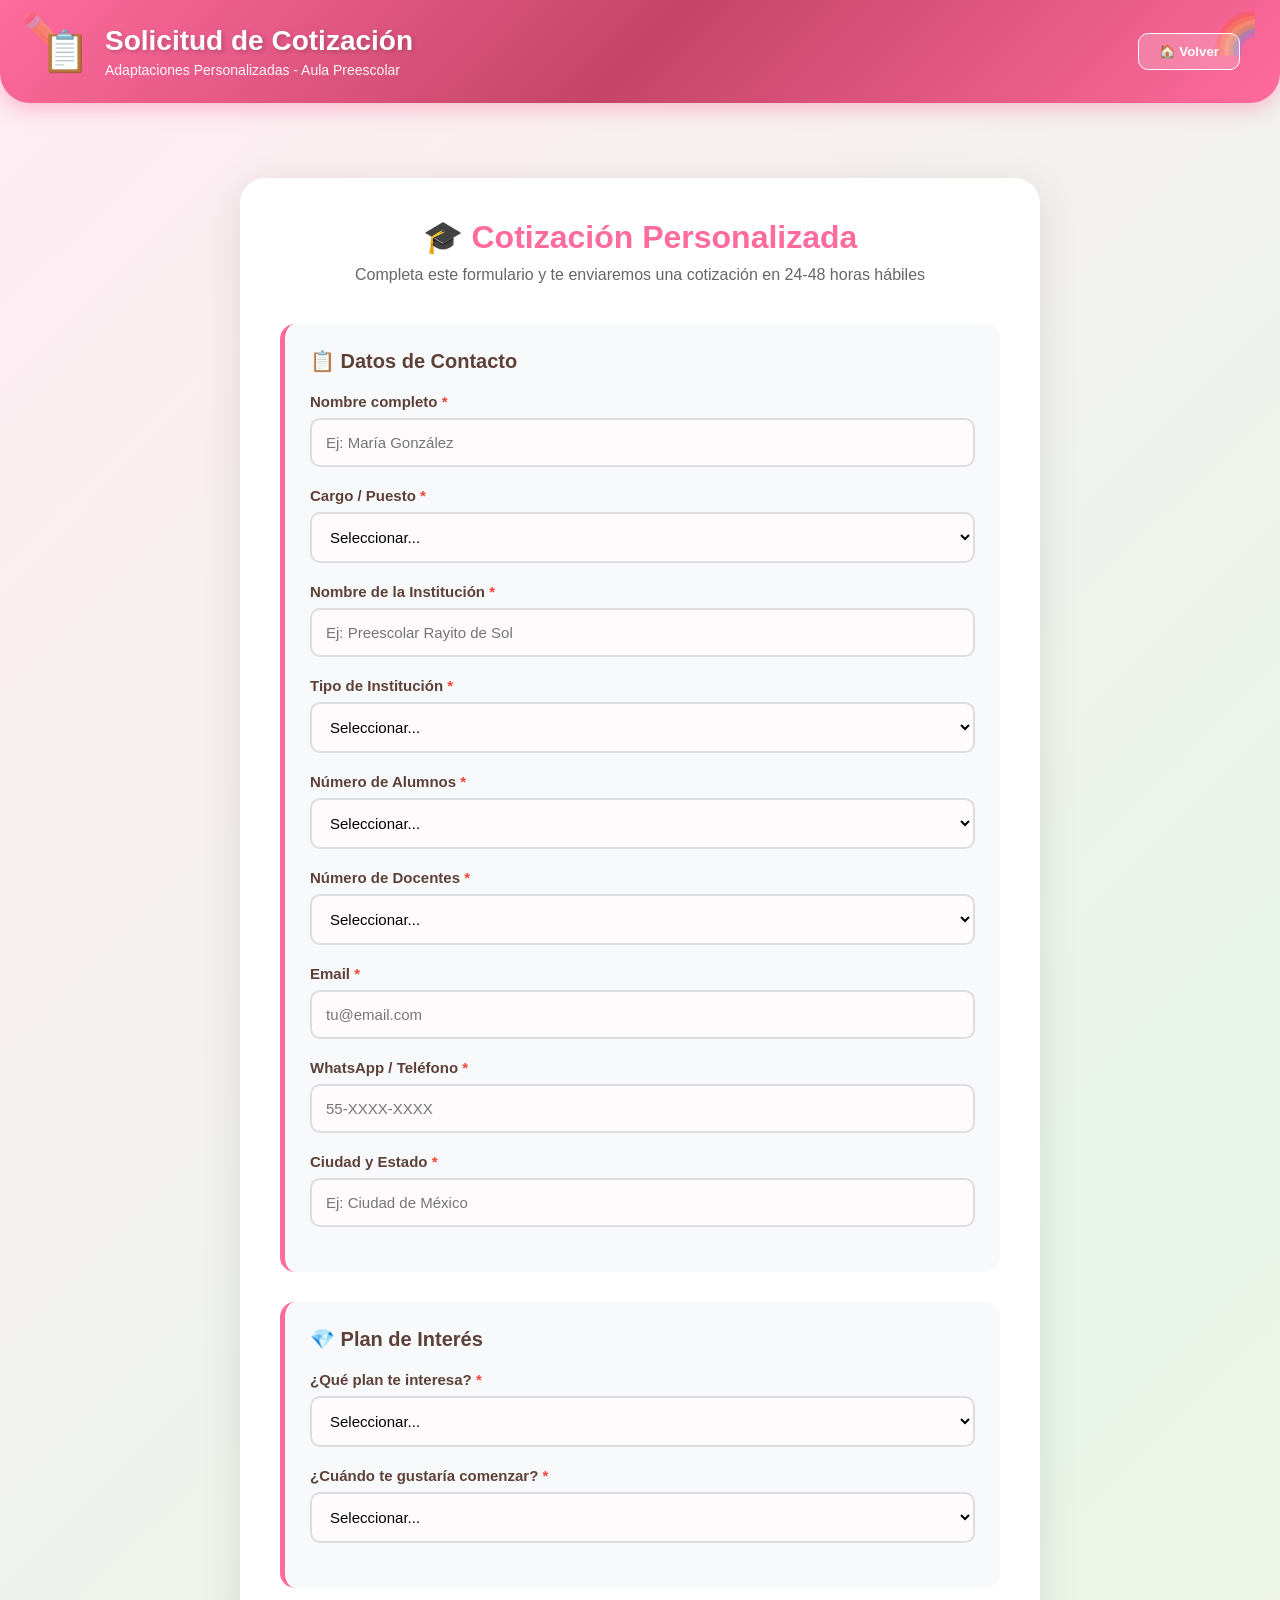
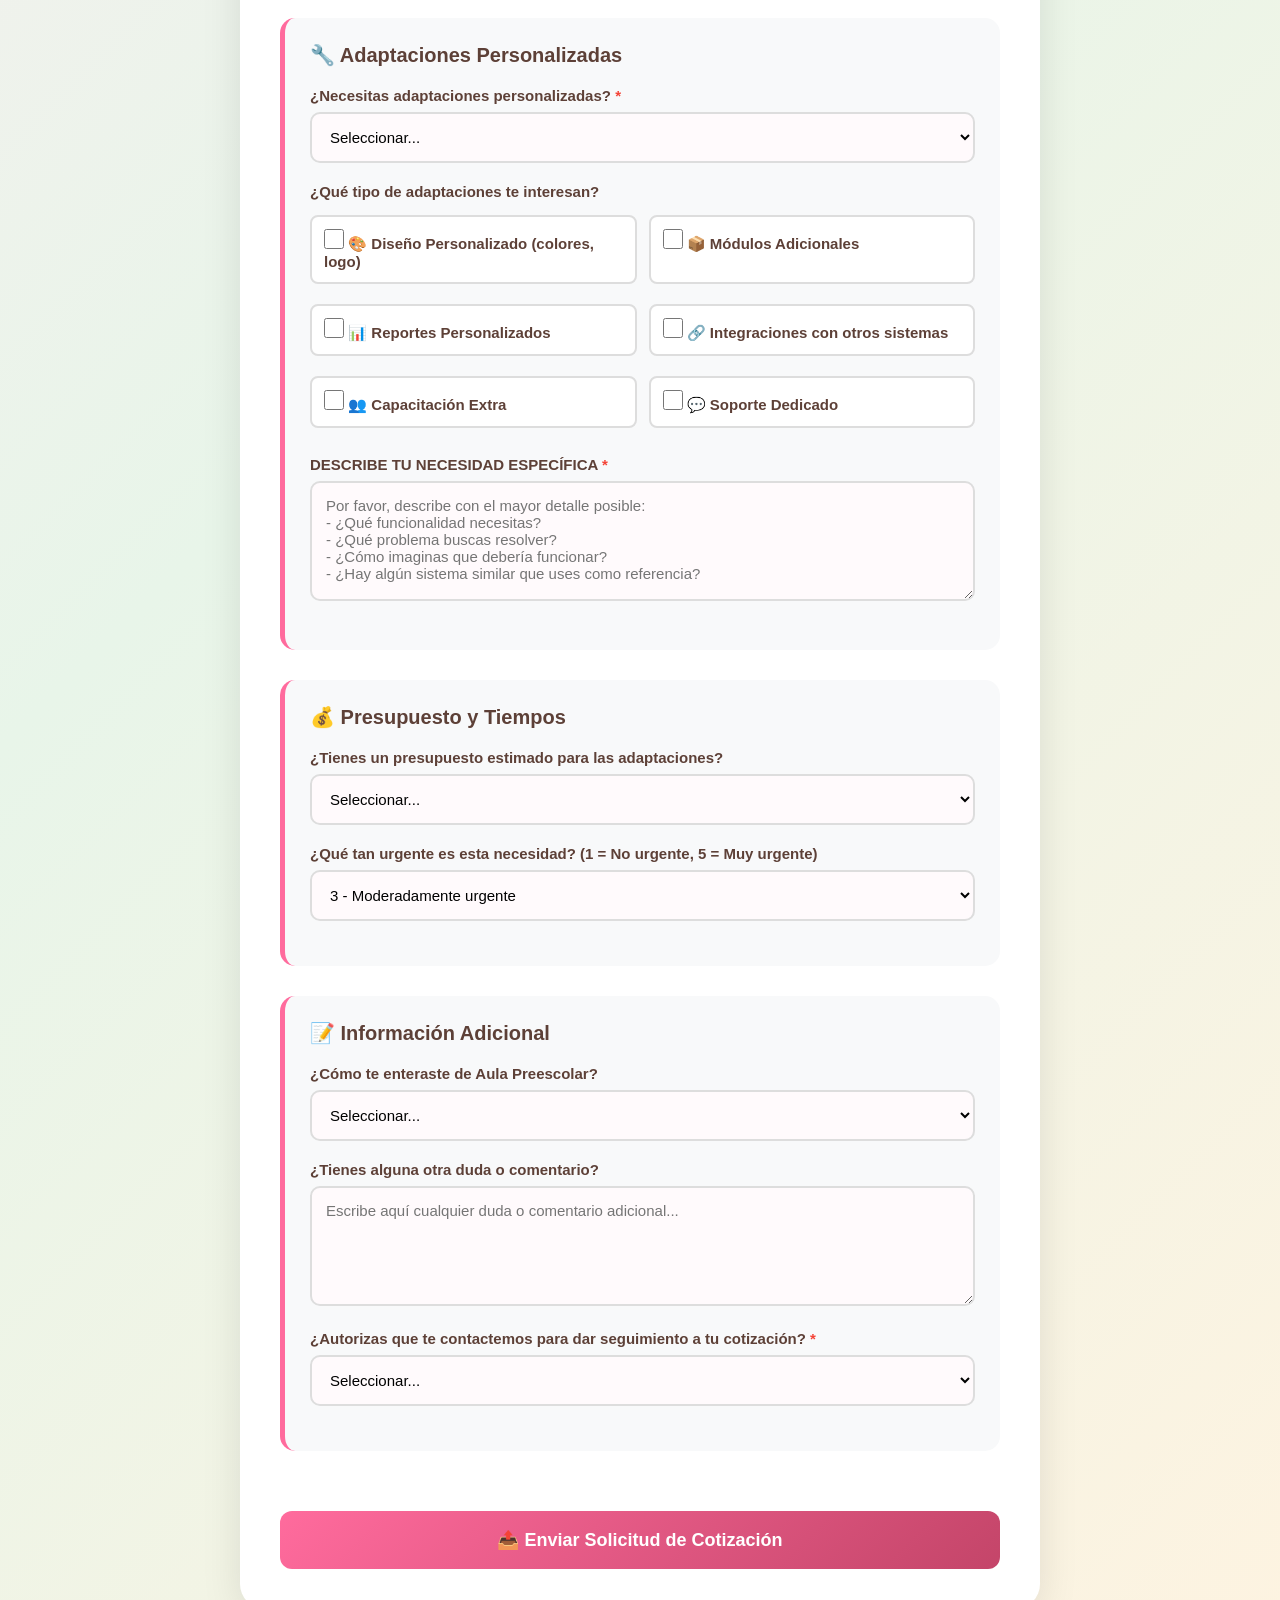
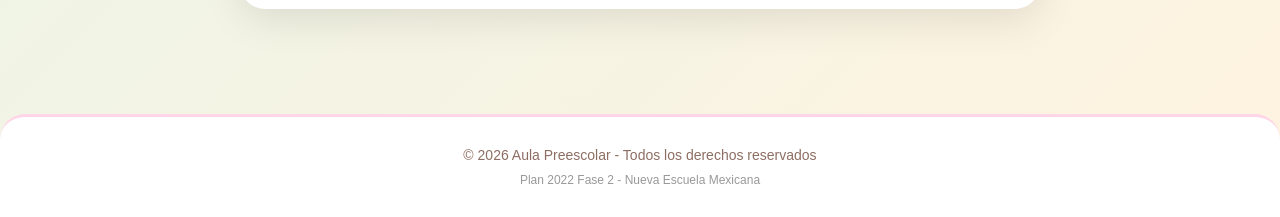
<file: cotizacion.html>
<!DOCTYPE html>
<html lang="es">
<head>
    <meta charset="UTF-8">
    <meta name="viewport" content="width=device-width, initial-scale=1.0">
    <meta name="theme-color" content="#FF6B9D">
    <title>Aula Preescolar - Solicitud de Cotización</title>
    <link rel="manifest" href="manifest.json">
    <link rel="stylesheet" href="styles.css">
    <link rel="icon" href="image/svg+xml,<svg xmlns='http://www.w3.org/2000/svg' viewBox='0 0 100 100'><text y='.9em' font-size='90'>🎓</text></svg>">
    <style>
        .form-container {
            max-width: 800px;
            margin: 50px auto;
            padding: 40px;
            background: white;
            border-radius: 25px;
            box-shadow: 0 10px 40px rgba(0,0,0,0.1);
        }
        .form-header {
            text-align: center;
            margin-bottom: 40px;
        }
        .form-header h1 {
            color: #FF6B9D;
            font-size: 32px;
            margin: 0 0 10px 0;
        }
        .form-header p {
            color: #666;
            font-size: 16px;
        }
        .form-section {
            margin: 30px 0;
            padding: 25px;
            background: #F8F9FA;
            border-radius: 15px;
            border-left: 5px solid #FF6B9D;
        }
        .form-section h3 {
            color: #5D4037;
            margin: 0 0 20px 0;
            font-size: 20px;
        }
        .form-group {
            margin: 20px 0;
        }
        .form-group label {
            display: block;
            margin: 0 0 8px 0;
            font-weight: 600;
            color: #5D4037;
        }
        .form-group label .required {
            color: #f44336;
        }
        .form-group input,
        .form-group select,
        .form-group textarea {
            width: 100%;
            padding: 14px;
            border: 2px solid #ddd;
            border-radius: 10px;
            font-size: 15px;
            font-family: inherit;
            transition: border-color 0.3s;
        }
        .form-group input:focus,
        .form-group select:focus,
        .form-group textarea:focus {
            outline: none;
            border-color: #FF6B9D;
        }
        .form-group textarea {
            min-height: 120px;
            resize: vertical;
        }
        .checkbox-group {
            display: grid;
            grid-template-columns: repeat(auto-fit, minmax(250px, 1fr));
            gap: 12px;
            margin: 15px 0;
        }
        .checkbox-item {
            display: flex;
            align-items: center;
            gap: 10px;
            padding: 12px;
            background: white;
            border-radius: 8px;
            border: 2px solid #ddd;
            cursor: pointer;
            transition: all 0.3s;
        }
        .checkbox-item:hover {
            border-color: #FF6B9D;
            background: #FFF3E0;
        }
        .checkbox-item input {
            width: 20px;
            height: 20px;
        }
        .btn-submit {
            width: 100%;
            padding: 18px;
            background: linear-gradient(135deg, #FF6B9D, #C44569);
            color: white;
            border: none;
            border-radius: 12px;
            font-weight: 700;
            font-size: 18px;
            cursor: pointer;
            transition: all 0.3s;
            margin-top: 30px;
        }
        .btn-submit:hover {
            transform: translateY(-3px);
            box-shadow: 0 8px 25px rgba(255, 107, 157, 0.4);
        }
        .success-message {
            display: none;
            background: #E8F5E9;
            color: #2E7D32;
            padding: 30px;
            border-radius: 15px;
            text-align: center;
            margin-top: 30px;
        }
        .success-message h3 {
            margin: 0 0 10px 0;
            font-size: 24px;
        }
        .btn-volver {
            display: inline-block;
            margin-top: 20px;
            padding: 12px 30px;
            background: linear-gradient(135deg, #F8F9FA, #E9ECEF);
            color: #5D4037;
            border: 2px solid #DEE2E6;
            border-radius: 10px;
            text-decoration: none;
            font-weight: 600;
            transition: all 0.3s;
        }
        .btn-volver:hover {
            transform: translateY(-2px);
            box-shadow: 0 5px 15px rgba(0,0,0,0.15);
        }
        @media (max-width: 768px) {
            .form-container {
                margin: 20px;
                padding: 25px;
            }
            .checkbox-group {
                grid-template-columns: 1fr;
            }
        }
    </style>
</head>
<body>
    <header class="header">
        <div class="header-content">
            <span style="font-size: 40px;">📋</span>
            <div>
                <h1>Solicitud de Cotización</h1>
                <p>Adaptaciones Personalizadas - Aula Preescolar</p>
            </div>
            <button id="btn-cerrar-sesion" style="margin-left:auto;background:rgba(255,255,255,0.2);color:white;border:1px solid white;padding:10px 20px;border-radius:10px;cursor:pointer;font-weight:600;">🏠 Volver</button>
        </div>
    </header>

    <main class="container">
        <div class="form-container">
            <div class="form-header">
                <h1>🎓 Cotización Personalizada</h1>
                <p>Completa este formulario y te enviaremos una cotización en 24-48 horas hábiles</p>
            </div>

            <form id="cotizacionForm" onsubmit="enviarCotizacion(event)">
                <!-- SECCIÓN 1: DATOS DE CONTACTO -->
                <div class="form-section">
                    <h3>📋 Datos de Contacto</h3>
                    
                    <div class="form-group">
                        <label>Nombre completo <span class="required">*</span></label>
                        <input type="text" name="nombre" required placeholder="Ej: María González">
                    </div>

                    <div class="form-group">
                        <label>Cargo / Puesto <span class="required">*</span></label>
                        <select name="cargo" required>
                            <option value="">Seleccionar...</option>
                            <option value="docente">Docente</option>
                            <option value="director">Director/a</option>
                            <option value="coordinador">Coordinador/a</option>
                            <option value="otro">Otro</option>
                        </select>
                    </div>

                    <div class="form-group">
                        <label>Nombre de la Institución <span class="required">*</span></label>
                        <input type="text" name="institucion" required placeholder="Ej: Preescolar Rayito de Sol">
                    </div>

                    <div class="form-group">
                        <label>Tipo de Institución <span class="required">*</span></label>
                        <select name="tipo_institucion" required>
                            <option value="">Seleccionar...</option>
                            <option value="publico">Preescolar Público</option>
                            <option value="privado">Preescolar Privado</option>
                            <option value="guarderia">Guardería</option>
                            <option value="cendi">Centro de Desarrollo Infantil</option>
                            <option value="otro">Otro</option>
                        </select>
                    </div>

                    <div class="form-group">
                        <label>Número de Alumnos <span class="required">*</span></label>
                        <select name="alumnos" required>
                            <option value="">Seleccionar...</option>
                            <option value="menos-30">Menos de 30</option>
                            <option value="30-100">30-100</option>
                            <option value="101-200">101-200</option>
                            <option value="201-500">201-500</option>
                            <option value="mas-500">Más de 500</option>
                        </select>
                    </div>

                    <div class="form-group">
                        <label>Número de Docentes <span class="required">*</span></label>
                        <select name="docentes" required>
                            <option value="">Seleccionar...</option>
                            <option value="1-5">1-5</option>
                            <option value="6-10">6-10</option>
                            <option value="11-20">11-20</option>
                            <option value="21-50">21-50</option>
                            <option value="mas-50">Más de 50</option>
                        </select>
                    </div>

                    <div class="form-group">
                        <label>Email <span class="required">*</span></label>
                        <input type="email" name="email" required placeholder="tu@email.com">
                    </div>

                    <div class="form-group">
                        <label>WhatsApp / Teléfono <span class="required">*</span></label>
                        <input type="tel" name="telefono" required placeholder="55-XXXX-XXXX">
                    </div>

                    <div class="form-group">
                        <label>Ciudad y Estado <span class="required">*</span></label>
                        <input type="text" name="ubicacion" required placeholder="Ej: Ciudad de México">
                    </div>
                </div>

                <!-- SECCIÓN 2: PLAN DE INTERÉS -->
                <div class="form-section">
                    <h3>💎 Plan de Interés</h3>
                    
                    <div class="form-group">
                        <label>¿Qué plan te interesa? <span class="required">*</span></label>
                        <select name="plan" required>
                            <option value="">Seleccionar...</option>
                            <option value="gratis">GRATIS ($0/año)</option>
                            <option value="profesional">PROFESIONAL ($1,499/año)</option>
                            <option value="escuela">ESCUELA ($5,999/año)</option>
                            <option value="distrito">DISTRITO ($19,999/año)</option>
                            <option value="asesoria">No estoy seguro, necesito asesoría</option>
                        </select>
                    </div>

                    <div class="form-group">
                        <label>¿Cuándo te gustaría comenzar? <span class="required">*</span></label>
                        <select name="inicio" required>
                            <option value="">Seleccionar...</option>
                            <option value="inmediato">Inmediato</option>
                            <option value="1-2-semanas">En 1-2 semanas</option>
                            <option value="1-mes">En 1 mes</option>
                            <option value="ciclo-escolar">En el próximo ciclo escolar</option>
                            <option value="investigando">Solo estoy investigando</option>
                        </select>
                    </div>
                </div>

                <!-- SECCIÓN 3: ADAPTACIONES -->
                <div class="form-section">
                    <h3>🔧 Adaptaciones Personalizadas</h3>
                    
                    <div class="form-group">
                        <label>¿Necesitas adaptaciones personalizadas? <span class="required">*</span></label>
                        <select name="adaptaciones_necesita" required>
                            <option value="">Seleccionar...</option>
                            <option value="si-varias">Sí, varias</option>
                            <option value="si-una">Sí, una o dos</option>
                            <option value="tal-vez">Tal vez</option>
                            <option value="no">No, el plan estándar es suficiente</option>
                        </select>
                    </div>

                    <div class="form-group">
                        <label>¿Qué tipo de adaptaciones te interesan?</label>
                        <div class="checkbox-group">
                            <label class="checkbox-item">
                                <input type="checkbox" name="adaptaciones[]" value="diseno">
                                🎨 Diseño Personalizado (colores, logo)
                            </label>
                            <label class="checkbox-item">
                                <input type="checkbox" name="adaptaciones[]" value="modulos">
                                📦 Módulos Adicionales
                            </label>
                            <label class="checkbox-item">
                                <input type="checkbox" name="adaptaciones[]" value="reportes">
                                📊 Reportes Personalizados
                            </label>
                            <label class="checkbox-item">
                                <input type="checkbox" name="adaptaciones[]" value="integraciones">
                                🔗 Integraciones con otros sistemas
                            </label>
                            <label class="checkbox-item">
                                <input type="checkbox" name="adaptaciones[]" value="capacitacion">
                                👥 Capacitación Extra
                            </label>
                            <label class="checkbox-item">
                                <input type="checkbox" name="adaptaciones[]" value="soporte">
                                💬 Soporte Dedicado
                            </label>
                        </div>
                    </div>

                    <div class="form-group">
                        <label>DESCRIBE TU NECESIDAD ESPECÍFICA <span class="required">*</span></label>
                        <textarea name="descripcion" required placeholder="Por favor, describe con el mayor detalle posible:
- ¿Qué funcionalidad necesitas?
- ¿Qué problema buscas resolver?
- ¿Cómo imaginas que debería funcionar?
- ¿Hay algún sistema similar que uses como referencia?"></textarea>
                    </div>
                </div>

                <!-- SECCIÓN 4: PRESUPUESTO -->
                <div class="form-section">
                    <h3>💰 Presupuesto y Tiempos</h3>
                    
                    <div class="form-group">
                        <label>¿Tienes un presupuesto estimado para las adaptaciones?</label>
                        <select name="presupuesto">
                            <option value="">Seleccionar...</option>
                            <option value="menos-2000">Menos de $2,000 MXN</option>
                            <option value="2000-5000">$2,000 - $5,000 MXN</option>
                            <option value="5001-10000">$5,001 - $10,000 MXN</option>
                            <option value="10001-20000">$10,001 - $20,000 MXN</option>
                            <option value="mas-20000">Más de $20,000 MXN</option>
                            <option value="no-definido">No tengo presupuesto definido</option>
                            <option value="depende">Depende de la cotización</option>
                        </select>
                    </div>

                    <div class="form-group">
                        <label>¿Qué tan urgente es esta necesidad? (1 = No urgente, 5 = Muy urgente)</label>
                        <select name="urgencia">
                            <option value="1">1 - No urgente, puedo esperar</option>
                            <option value="2">2 - Poco urgente</option>
                            <option value="3" selected>3 - Moderadamente urgente</option>
                            <option value="4">4 - Urgente</option>
                            <option value="5">5 - Muy urgente, lo necesito ya</option>
                        </select>
                    </div>
                </div>

                <!-- SECCIÓN 5: INFORMACIÓN ADICIONAL -->
                <div class="form-section">
                    <h3>📝 Información Adicional</h3>
                    
                    <div class="form-group">
                        <label>¿Cómo te enteraste de Aula Preescolar?</label>
                        <select name="referencia">
                            <option value="">Seleccionar...</option>
                            <option value="redes-sociales">Redes sociales (Facebook, Instagram)</option>
                            <option value="google">Búsqueda en Google</option>
                            <option value="recomendacion">Recomendación de otra maestra</option>
                            <option value="whatsapp">Grupo de WhatsApp de docentes</option>
                            <option value="capacitacion">Capacitación / Taller</option>
                            <option value="otro">Otro</option>
                        </select>
                    </div>

                    <div class="form-group">
                        <label>¿Tienes alguna otra duda o comentario?</label>
                        <textarea name="comentarios" placeholder="Escribe aquí cualquier duda o comentario adicional..."></textarea>
                    </div>

                    <div class="form-group">
                        <label>¿Autorizas que te contactemos para dar seguimiento a tu cotización? <span class="required">*</span></label>
                        <select name="contacto_autorizacion" required>
                            <option value="">Seleccionar...</option>
                            <option value="email">Sí, por email</option>
                            <option value="whatsapp">Sí, por WhatsApp</option>
                            <option value="ambos">Sí, por ambos</option>
                            <option value="solo-email">No, solo envíen la cotización por email</option>
                        </select>
                    </div>
                </div>

                <!-- BOTÓN DE ENVÍO -->
                <button type="submit" class="btn-submit">📤 Enviar Solicitud de Cotización</button>

                <!-- MENSAJE DE ÉXITO -->
                <div id="successMessage" class="success-message">
                    <h3>✅ ¡Solicitud Enviada!</h3>
                    <p>Gracias por tu interés en Aula Preescolar.</p>
                    <p>Tu cotización estará lista en <strong>24-48 horas hábiles</strong>.</p>
                    <p>La enviaremos al email que proporcionaste.</p>
                    <p style="margin-top:20px;">¿Dudas inmediatas?<br>📧 hdzlecter@gmail.com | 💬 WhatsApp: 55-XXXX-XXXX</p>
                    <a href="ventas.html" class="btn-volver">← Volver a Planes y Precios</a>
                </div>
            </form>
        </div>
    </main>

    <footer class="footer">
        <p>© 2026 Aula Preescolar - Todos los derechos reservados</p>
        <p style="margin-top:10px;font-size:12px;color:#999;">Plan 2022 Fase 2 - Nueva Escuela Mexicana</p>
    </footer>

    <script>
        // Botón volver
        document.getElementById('btn-cerrar-sesion').addEventListener('click', function() {
            window.location.href = 'ventas.html';
        });

        function enviarCotizacion(event) {
            event.preventDefault();
            
            const form = event.target;
            const formData = new FormData(form);
            const data = Object.fromEntries(formData.entries());
            
            // Manejar checkboxes múltiples
            const adaptaciones = formData.getAll('adaptaciones[]');
            data.adaptaciones = adaptaciones;
            
            console.log('📋 Datos del formulario:', data);
            
            // ─────────────────────────────────────────────────────────────────────
            // ENVIAR A WHATSAPP
            // ─────────────────────────────────────────────────────────────────────
            
            // Número de WhatsApp (formato internacional sin +)
            const whatsappNumber = '524641177116';
            
            // Formatear adaptaciones seleccionadas
            const adaptacionesTexto = adaptaciones.length > 0 
                ? adaptaciones.map(a => '• ' + a).join('\n') 
                : 'Ninguna';
            
            // Crear mensaje formateado para WhatsApp
            const mensajeWhatsApp = 
`🎓 *NUEVA COTIZACIÓN - AULA PREESCOLAR*
━━━━━━━━━━━━━━━━━━━━━━━━━━

👤 *DATOS DE CONTACTO*
• Nombre: ${data.nombre}
• Cargo: ${data.cargo}
• Institución: ${data.institucion}
• Tipo: ${data.tipo_institucion}
• Ubicación: ${data.ubicacion}
• Email: ${data.email}
• WhatsApp: ${data.telefono}

📊 *INSTITUCIÓN*
• Alumnos: ${data.alumnos}
• Docentes: ${data.docentes}

💎 *PLAN DE INTERÉS*
• Plan: ${data.plan}
• Inicio: ${data.inicio}

🔧 *ADAPTACIONES*
• ¿Necesita adaptaciones?: ${data.adaptaciones_necesita}
• Tipo de adaptaciones:
${adaptacionesTexto}

📝 *DESCRIPCIÓN DE NECESIDAD*
${data.descripcion}

💰 *PRESUPUESTO Y TIEMPOS*
• Presupuesto: ${data.presupuesto || 'No especificado'}
• Urgencia: ${data.urgencia}/5

📍 *REFERENCIA*
• ¿Cómo se enteró?: ${data.referencia || 'No especificado'}

💬 *COMENTARIOS ADICIONALES*
${data.comentarios || 'Ninguno'}

━━━━━━━━━━━━━━━━━━━━━━━━━━
📅 Fecha: ${new Date().toLocaleDateString('es-MX')}
⏰ Hora: ${new Date().toLocaleTimeString('es-MX')}
`;
            
            // Guardar en localStorage (respaldo)
            let cotizaciones = JSON.parse(localStorage.getItem('aulaPreescolar_cotizaciones') || '[]');
            cotizaciones.push({
                ...data,
                adaptaciones: adaptaciones,
                fecha: new Date().toISOString(),
                estado: 'pendiente'
            });
            localStorage.setItem('aulaPreescolar_cotizaciones', JSON.stringify(cotizaciones));
            
            // Mostrar mensaje de "Enviando..."
            const btnSubmit = form.querySelector('.btn-submit');
            const textoOriginal = btnSubmit.textContent;
            btnSubmit.textContent = '⏳ Enviando a WhatsApp...';
            btnSubmit.disabled = true;
            
            // Simular pequeño delay para mejor UX
            setTimeout(function() {
                // Codificar mensaje para URL
                const mensajeCodificado = encodeURIComponent(mensajeWhatsApp);
                
                // Crear URL de WhatsApp
                const whatsappUrl = `https://wa.me/${whatsappNumber}?text=${mensajeCodificado}`;
                
                // Abrir WhatsApp en nueva pestaña
                window.open(whatsappUrl, '_blank');
                
                // Mostrar mensaje de éxito
                form.style.display = 'none';
                document.getElementById('successMessage').style.display = 'block';
                
                console.log('✅ Cotización enviada a WhatsApp:', whatsappNumber);
                
                // Restaurar botón (por si regresan)
                btnSubmit.textContent = textoOriginal;
                btnSubmit.disabled = false;
            }, 1500);
        }
    </script>
</body>

</html>
</file>
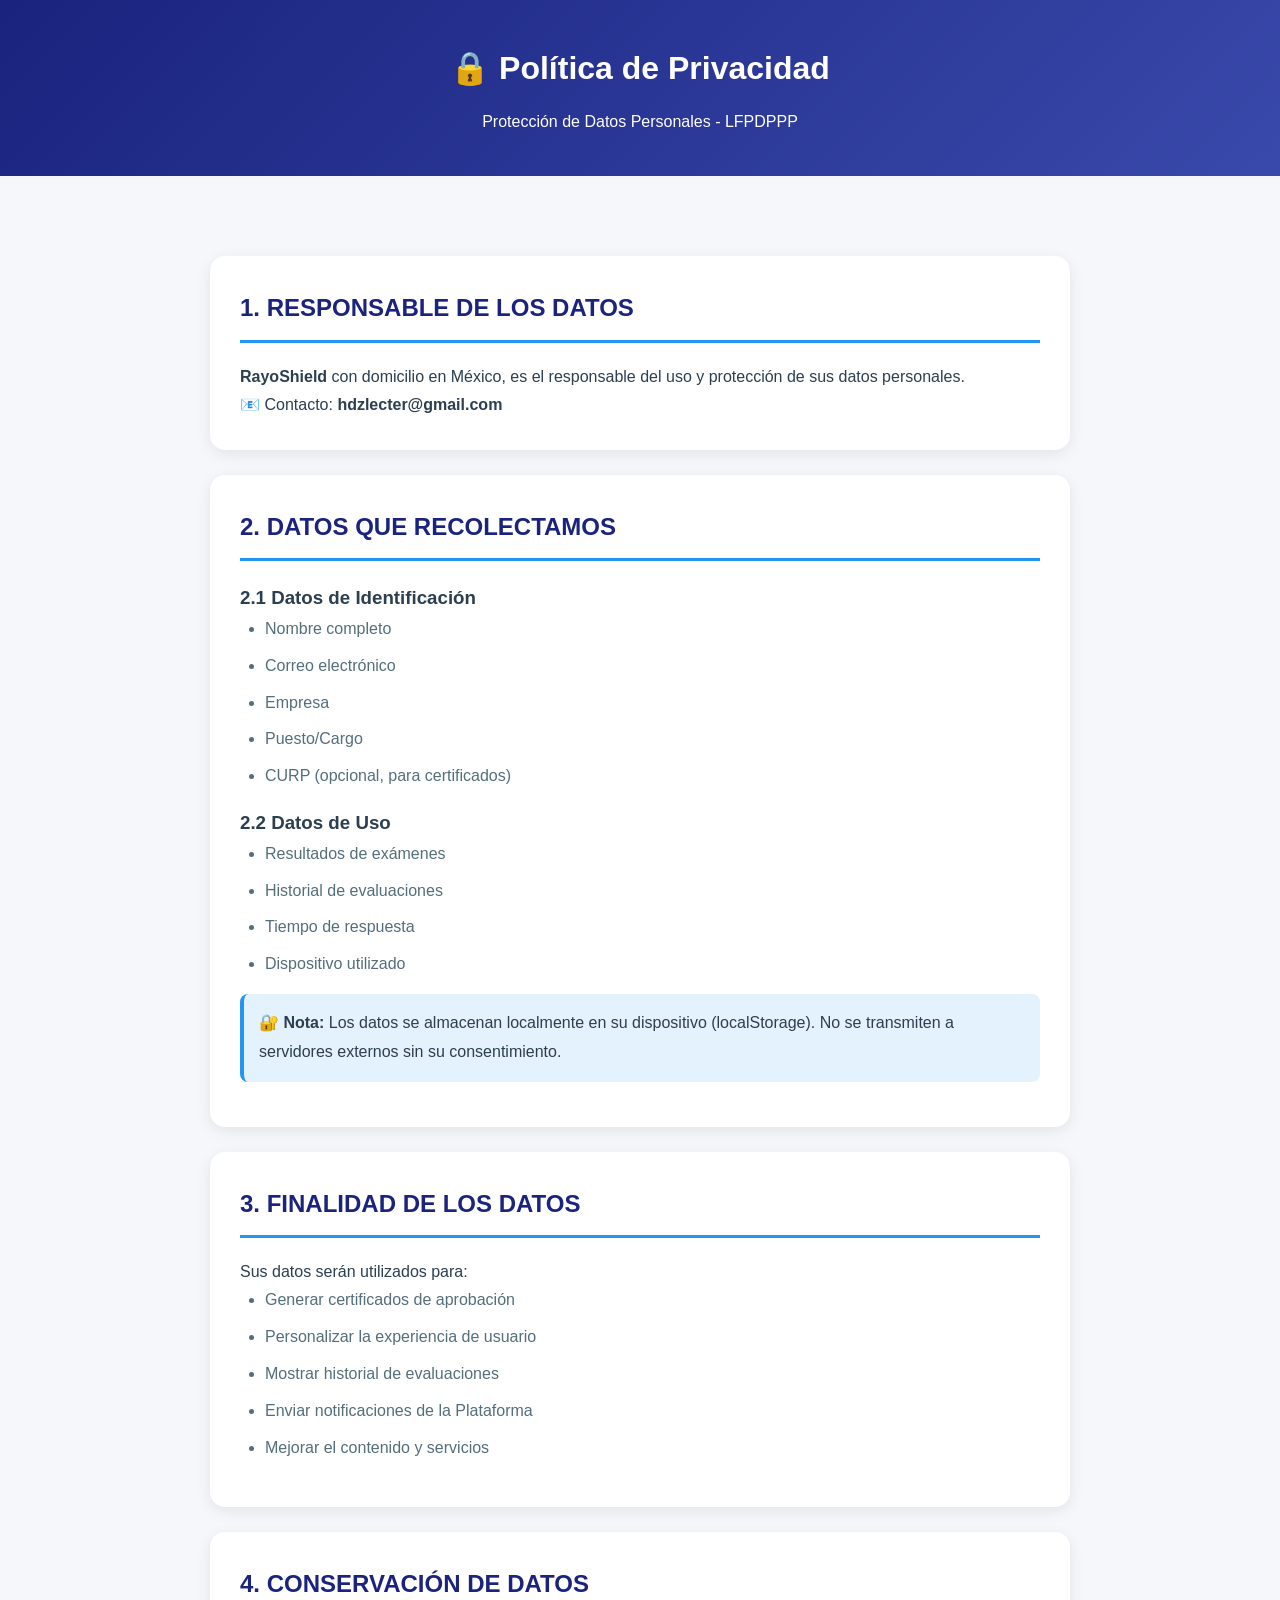
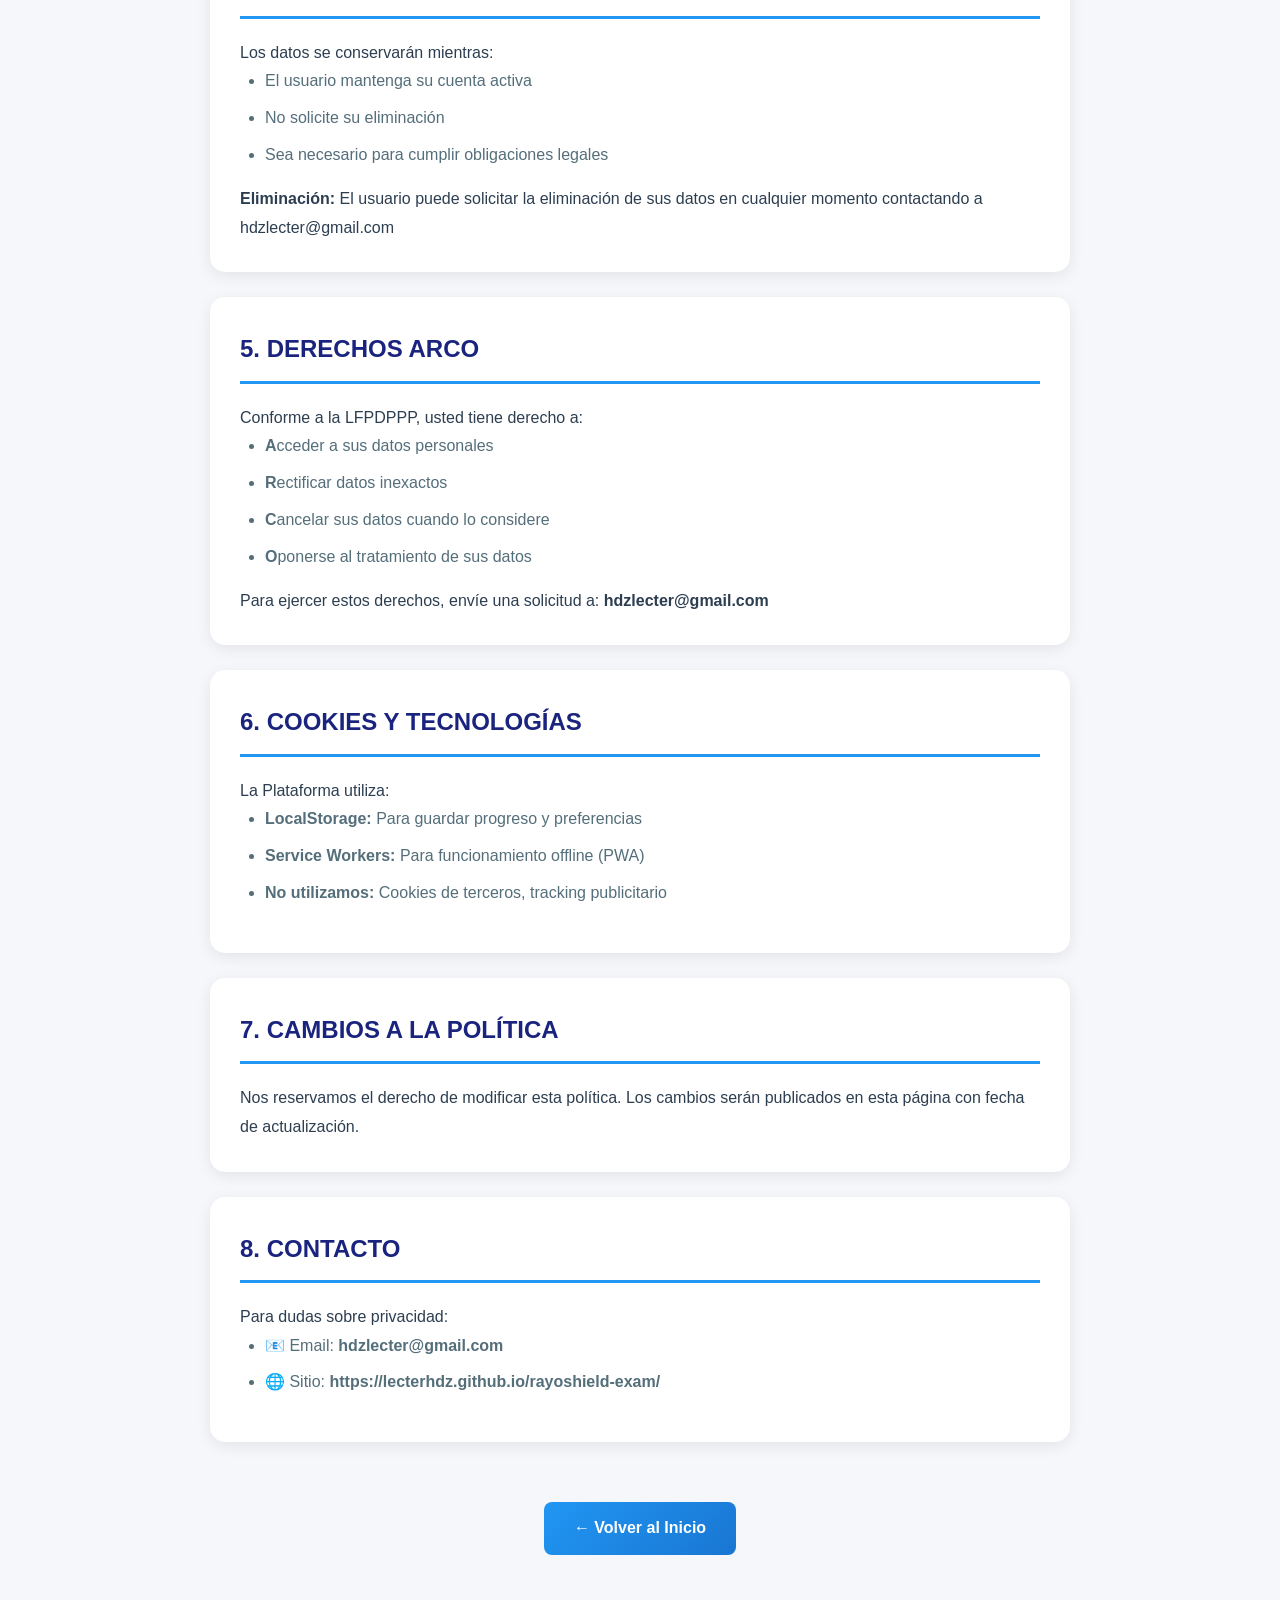
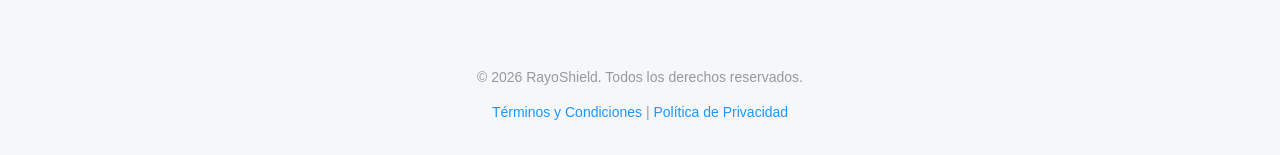
<file: privacidad.html>
<!DOCTYPE html>
<html lang="es">
<head>
    <meta charset="UTF-8">
    <meta name="viewport" content="width=device-width, initial-scale=1.0">
    <title>Política de Privacidad - RayoShield Exam</title>
    <style>
        * { margin: 0; padding: 0; box-sizing: border-box; }
        body { font-family: 'Segoe UI', sans-serif; background: #F5F7FA; color: #2C3E50; line-height: 1.8; }
        .container { max-width: 900px; margin: 0 auto; padding: 40px 20px; }
        .header { background: linear-gradient(135deg, #1a237e, #3949ab); color: white; padding: 40px 20px; text-align: center; margin-bottom: 40px; }
        .header h1 { font-size: 32px; margin-bottom: 10px; }
        .section { background: white; padding: 30px; border-radius: 15px; margin-bottom: 25px; box-shadow: 0 4px 15px rgba(0,0,0,0.08); }
        .section h2 { color: #1a237e; margin-bottom: 20px; font-size: 24px; border-bottom: 3px solid #2196F3; padding-bottom: 10px; }
        .section ul { margin-left: 25px; margin-bottom: 15px; color: #546E7A; }
        .section li { margin-bottom: 8px; }
        .highlight { background: #E3F2FD; padding: 15px; border-radius: 8px; border-left: 4px solid #2196F3; margin: 15px 0; }
        .btn-back { display: inline-block; background: linear-gradient(135deg, #2196F3, #1976D2); color: white; padding: 12px 30px; border-radius: 8px; text-decoration: none; font-weight: 600; margin-top: 20px; }
        .footer { text-align: center; padding: 30px; color: #999; font-size: 14px; }
    </style>
</head>
<body>
    <div class="header">
        <h1>🔒 Política de Privacidad</h1>
        <p>Protección de Datos Personales - LFPDPPP</p>
    </div>

    <div class="container">
        <!-- 1. RESPONSABLE -->
        <div class="section">
            <h2>1. RESPONSABLE DE LOS DATOS</h2>
            <p><strong>RayoShield</strong> con domicilio en México, es el responsable del uso y protección de sus datos personales.</p>
            <p>📧 Contacto: <strong>hdzlecter@gmail.com</strong></p>
        </div>

        <!-- 2. DATOS QUE RECOLECTAMOS -->
        <div class="section">
            <h2>2. DATOS QUE RECOLECTAMOS</h2>
            <h3>2.1 Datos de Identificación</h3>
            <ul>
                <li>Nombre completo</li>
                <li>Correo electrónico</li>
                <li>Empresa</li>
                <li>Puesto/Cargo</li>
                <li>CURP (opcional, para certificados)</li>
            </ul>

            <h3>2.2 Datos de Uso</h3>
            <ul>
                <li>Resultados de exámenes</li>
                <li>Historial de evaluaciones</li>
                <li>Tiempo de respuesta</li>
                <li>Dispositivo utilizado</li>
            </ul>

            <div class="highlight">
                <strong>🔐 Nota:</strong> Los datos se almacenan localmente en su dispositivo (localStorage). No se transmiten a servidores externos sin su consentimiento.
            </div>
        </div>

        <!-- 3. FINALIDAD -->
        <div class="section">
            <h2>3. FINALIDAD DE LOS DATOS</h2>
            <p>Sus datos serán utilizados para:</p>
            <ul>
                <li>Generar certificados de aprobación</li>
                <li>Personalizar la experiencia de usuario</li>
                <li>Mostrar historial de evaluaciones</li>
                <li>Enviar notificaciones de la Plataforma</li>
                <li>Mejorar el contenido y servicios</li>
            </ul>
        </div>

        <!-- 4. CONSERVACIÓN -->
        <div class="section">
            <h2>4. CONSERVACIÓN DE DATOS</h2>
            <p>Los datos se conservarán mientras:</p>
            <ul>
                <li>El usuario mantenga su cuenta activa</li>
                <li>No solicite su eliminación</li>
                <li>Sea necesario para cumplir obligaciones legales</li>
            </ul>
            <p><strong>Eliminación:</strong> El usuario puede solicitar la eliminación de sus datos en cualquier momento contactando a hdzlecter@gmail.com</p>
        </div>

        <!-- 5. DERECHOS ARCO -->
        <div class="section">
            <h2>5. DERECHOS ARCO</h2>
            <p>Conforme a la LFPDPPP, usted tiene derecho a:</p>
            <ul>
                <li><strong>A</strong>cceder a sus datos personales</li>
                <li><strong>R</strong>ectificar datos inexactos</li>
                <li><strong>C</strong>ancelar sus datos cuando lo considere</li>
                <li><strong>O</strong>ponerse al tratamiento de sus datos</li>
            </ul>
            <p>Para ejercer estos derechos, envíe una solicitud a: <strong>hdzlecter@gmail.com</strong></p>
        </div>

        <!-- 6. COOKIES -->
        <div class="section">
            <h2>6. COOKIES Y TECNOLOGÍAS</h2>
            <p>La Plataforma utiliza:</p>
            <ul>
                <li><strong>LocalStorage:</strong> Para guardar progreso y preferencias</li>
                <li><strong>Service Workers:</strong> Para funcionamiento offline (PWA)</li>
                <li><strong>No utilizamos:</strong> Cookies de terceros, tracking publicitario</li>
            </ul>
        </div>

        <!-- 7. CAMBIOS -->
        <div class="section">
            <h2>7. CAMBIOS A LA POLÍTICA</h2>
            <p>Nos reservamos el derecho de modificar esta política. Los cambios serán publicados en esta página con fecha de actualización.</p>
        </div>

        <!-- 8. CONTACTO -->
        <div class="section">
            <h2>8. CONTACTO</h2>
            <p>Para dudas sobre privacidad:</p>
            <ul>
                <li>📧 Email: <strong>hdzlecter@gmail.com</strong></li>
                <li>🌐 Sitio: <strong>https://lecterhdz.github.io/rayoshield-exam/</strong></li>
            </ul>
        </div>

        <div style="text-align: center; margin: 40px 0;">
            <a href="index.html" class="btn-back">← Volver al Inicio</a>
        </div>
    </div>

    <div class="footer">
        <p>© 2026 RayoShield. Todos los derechos reservados.</p>
        <p style="margin-top: 10px;">
            <a href="terminos.html" style="color: #2196F3; text-decoration: none;">Términos y Condiciones</a> | 
            <a href="privacidad.html" style="color: #2196F3; text-decoration: none;">Política de Privacidad</a>
        </p>
    </div>
</body>
</html>
</file>
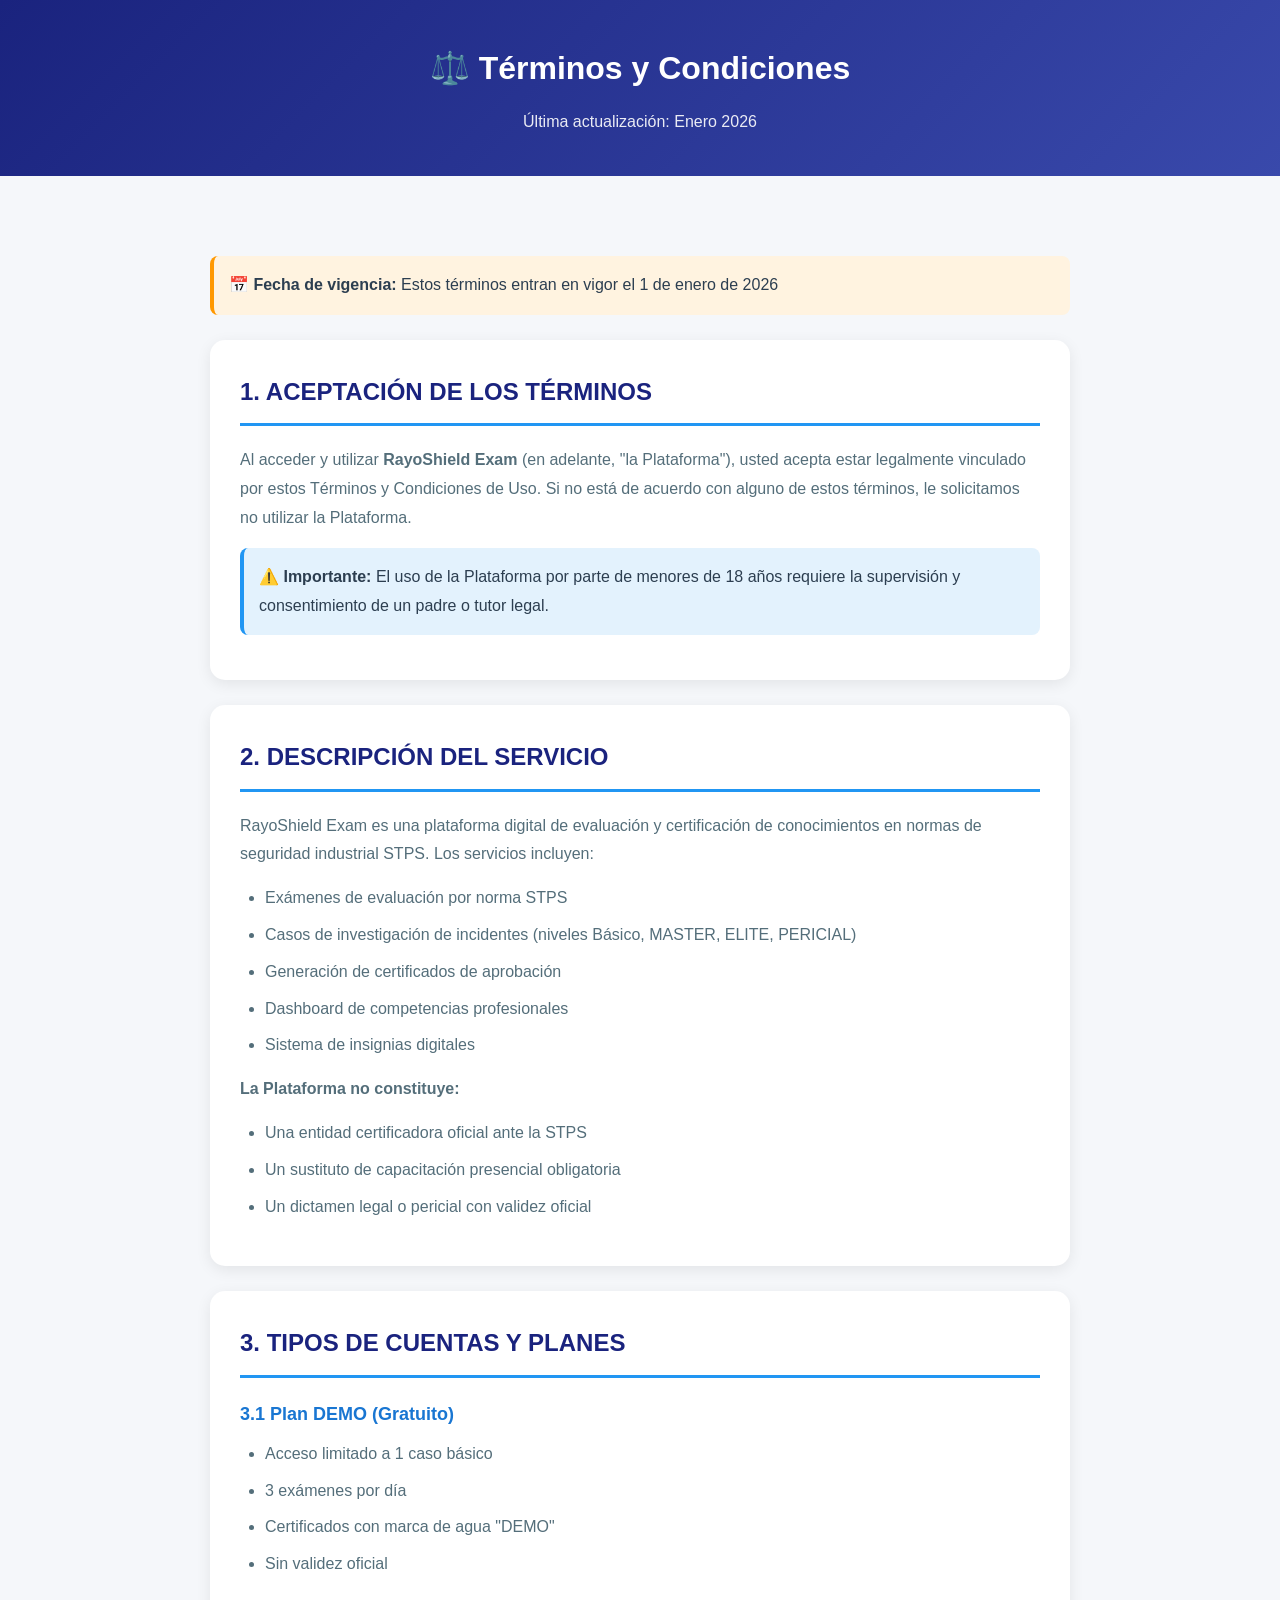
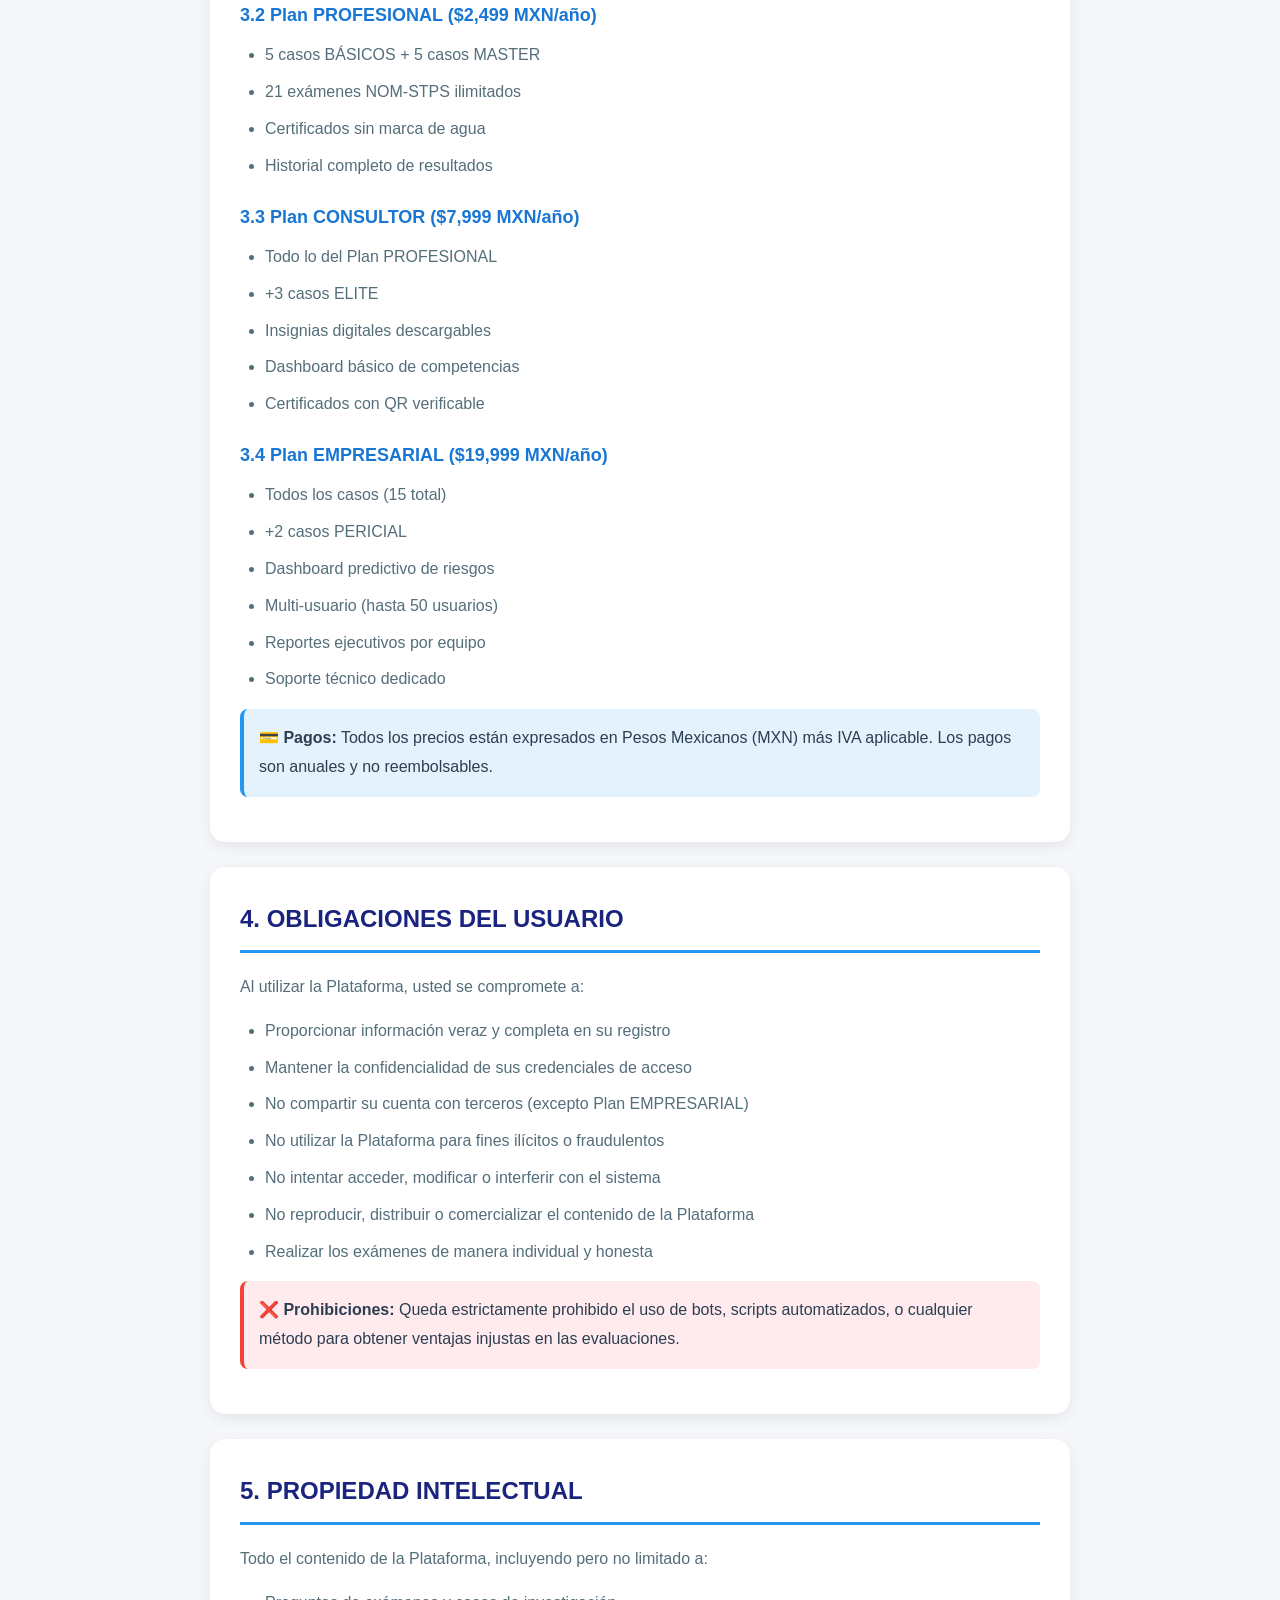
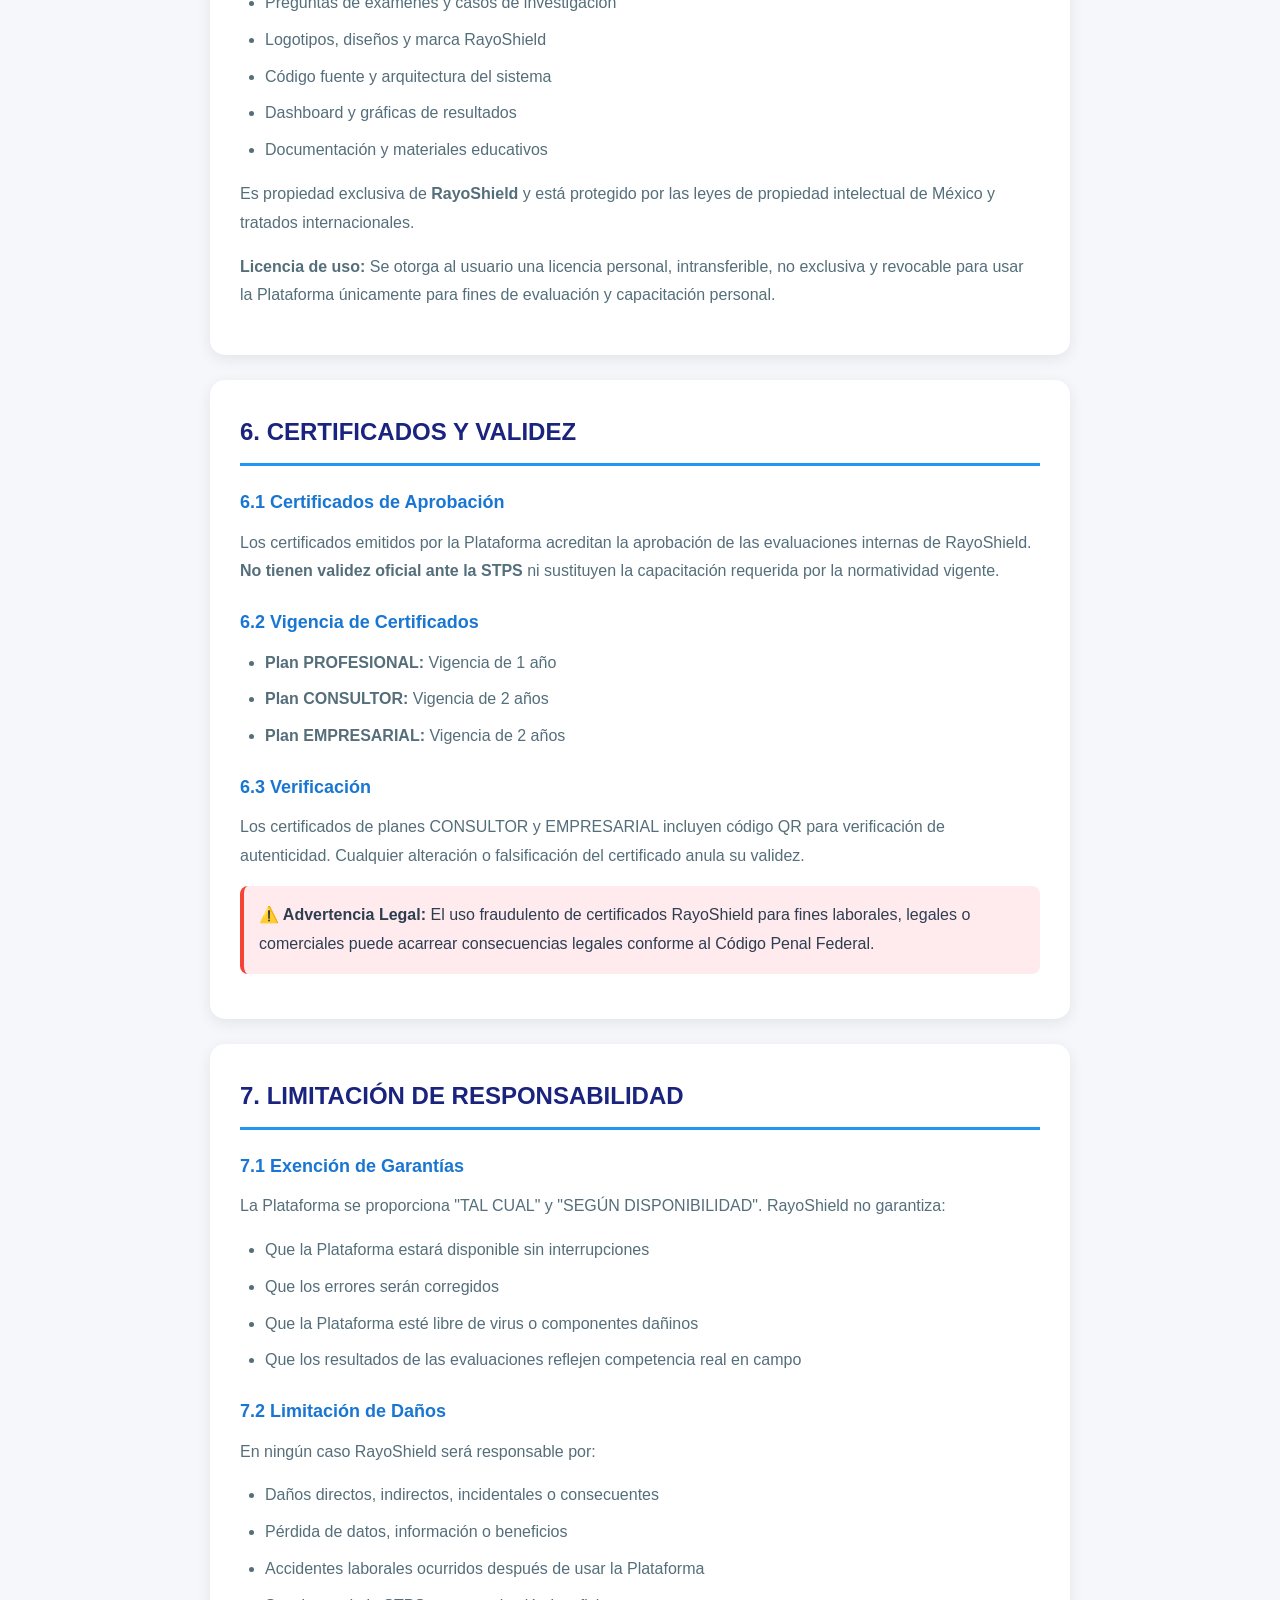
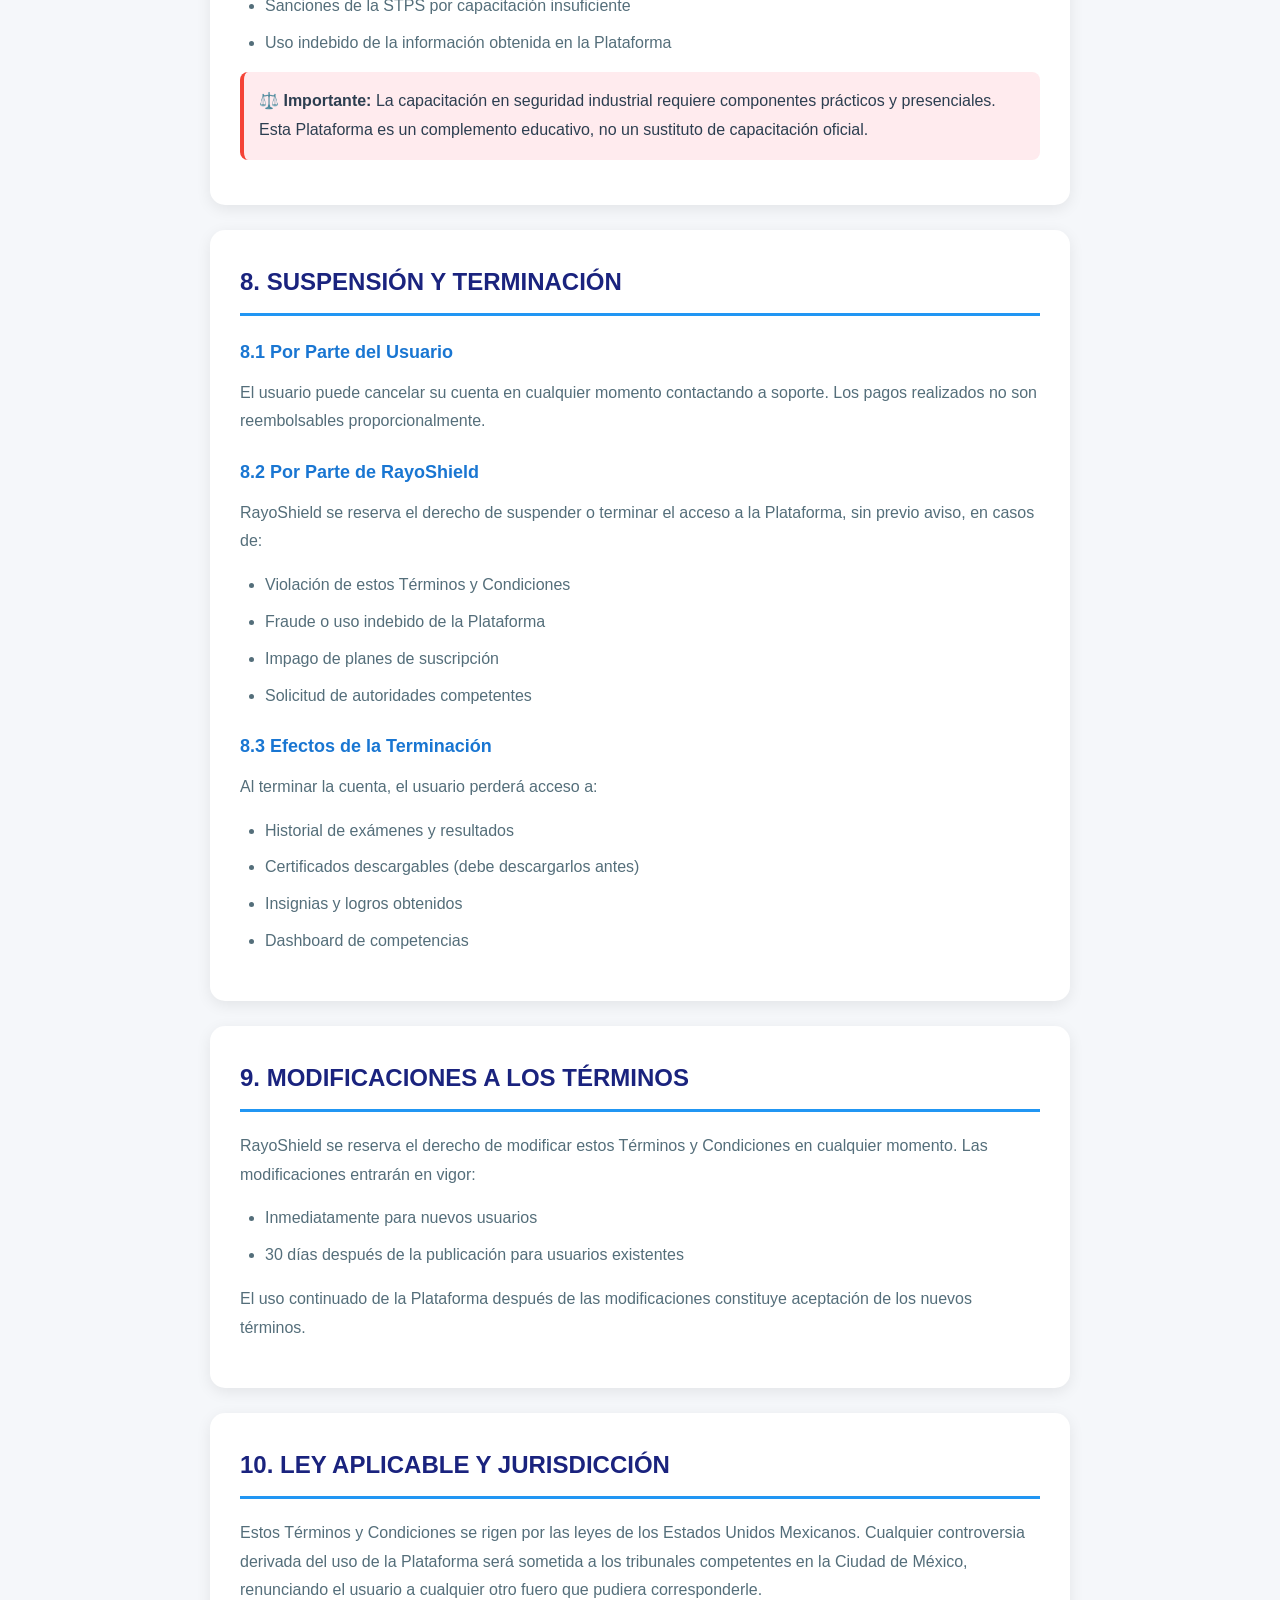
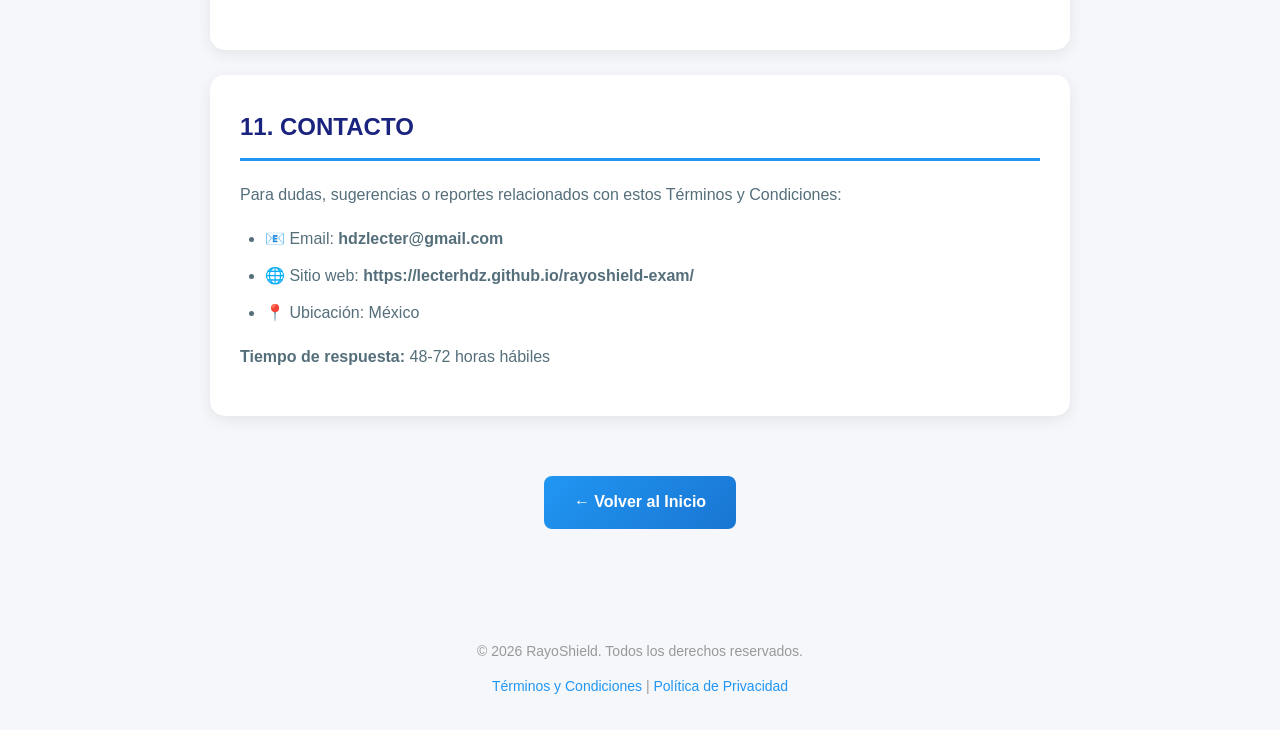
<file: terminos.html>
<!DOCTYPE html>
<html lang="es">
<head>
    <meta charset="UTF-8">
    <meta name="viewport" content="width=device-width, initial-scale=1.0">
    <title>Términos y Condiciones - RayoShield Exam</title>
    <style>
        * { margin: 0; padding: 0; box-sizing: border-box; }
        body { font-family: 'Segoe UI', sans-serif; background: #F5F7FA; color: #2C3E50; line-height: 1.8; }
        .container { max-width: 900px; margin: 0 auto; padding: 40px 20px; }
        .header { background: linear-gradient(135deg, #1a237e, #3949ab); color: white; padding: 40px 20px; text-align: center; margin-bottom: 40px; }
        .header h1 { font-size: 32px; margin-bottom: 10px; }
        .header p { opacity: 0.9; }
        .section { background: white; padding: 30px; border-radius: 15px; margin-bottom: 25px; box-shadow: 0 4px 15px rgba(0,0,0,0.08); }
        .section h2 { color: #1a237e; margin-bottom: 20px; font-size: 24px; border-bottom: 3px solid #2196F3; padding-bottom: 10px; }
        .section h3 { color: #1976D2; margin: 20px 0 10px; font-size: 18px; }
        .section p { margin-bottom: 15px; color: #546E7A; }
        .section ul { margin-left: 25px; margin-bottom: 15px; color: #546E7A; }
        .section li { margin-bottom: 8px; }
        .highlight { background: #E3F2FD; padding: 15px; border-radius: 8px; border-left: 4px solid #2196F3; margin: 15px 0; }
        .btn-back { display: inline-block; background: linear-gradient(135deg, #2196F3, #1976D2); color: white; padding: 12px 30px; border-radius: 8px; text-decoration: none; font-weight: 600; margin-top: 20px; }
        .btn-back:hover { opacity: 0.9; }
        .footer { text-align: center; padding: 30px; color: #999; font-size: 14px; }
        .fecha-actualizacion { background: #FFF3E0; padding: 15px; border-radius: 8px; border-left: 4px solid #FF9800; margin-bottom: 25px; }
    </style>
</head>
<body>
    <div class="header">
        <h1>⚖️ Términos y Condiciones</h1>
        <p>Última actualización: Enero 2026</p>
    </div>

    <div class="container">
        <div class="fecha-actualizacion">
            <strong>📅 Fecha de vigencia:</strong> Estos términos entran en vigor el 1 de enero de 2026
        </div>

        <!-- 1. ACEPTACIÓN -->
        <div class="section">
            <h2>1. ACEPTACIÓN DE LOS TÉRMINOS</h2>
            <p>Al acceder y utilizar <strong>RayoShield Exam</strong> (en adelante, "la Plataforma"), usted acepta estar legalmente vinculado por estos Términos y Condiciones de Uso. Si no está de acuerdo con alguno de estos términos, le solicitamos no utilizar la Plataforma.</p>
            
            <div class="highlight">
                <strong>⚠️ Importante:</strong> El uso de la Plataforma por parte de menores de 18 años requiere la supervisión y consentimiento de un padre o tutor legal.
            </div>
        </div>

        <!-- 2. DESCRIPCIÓN DEL SERVICIO -->
        <div class="section">
            <h2>2. DESCRIPCIÓN DEL SERVICIO</h2>
            <p>RayoShield Exam es una plataforma digital de evaluación y certificación de conocimientos en normas de seguridad industrial STPS. Los servicios incluyen:</p>
            <ul>
                <li>Exámenes de evaluación por norma STPS</li>
                <li>Casos de investigación de incidentes (niveles Básico, MASTER, ELITE, PERICIAL)</li>
                <li>Generación de certificados de aprobación</li>
                <li>Dashboard de competencias profesionales</li>
                <li>Sistema de insignias digitales</li>
            </ul>
            <p><strong>La Plataforma no constituye:</strong></p>
            <ul>
                <li>Una entidad certificadora oficial ante la STPS</li>
                <li>Un sustituto de capacitación presencial obligatoria</li>
                <li>Un dictamen legal o pericial con validez oficial</li>
            </ul>
        </div>

        <!-- 3. TIPOS DE CUENTAS Y PLANES -->
        <div class="section">
            <h2>3. TIPOS DE CUENTAS Y PLANES</h2>
            
            <h3>3.1 Plan DEMO (Gratuito)</h3>
            <ul>
                <li>Acceso limitado a 1 caso básico</li>
                <li>3 exámenes por día</li>
                <li>Certificados con marca de agua "DEMO"</li>
                <li>Sin validez oficial</li>
            </ul>

            <h3>3.2 Plan PROFESIONAL ($2,499 MXN/año)</h3>
            <ul>
                <li>5 casos BÁSICOS + 5 casos MASTER</li>
                <li>21 exámenes NOM-STPS ilimitados</li>
                <li>Certificados sin marca de agua</li>
                <li>Historial completo de resultados</li>
            </ul>

            <h3>3.3 Plan CONSULTOR ($7,999 MXN/año)</h3>
            <ul>
                <li>Todo lo del Plan PROFESIONAL</li>
                <li>+3 casos ELITE</li>
                <li>Insignias digitales descargables</li>
                <li>Dashboard básico de competencias</li>
                <li>Certificados con QR verificable</li>
            </ul>

            <h3>3.4 Plan EMPRESARIAL ($19,999 MXN/año)</h3>
            <ul>
                <li>Todos los casos (15 total)</li>
                <li>+2 casos PERICIAL</li>
                <li>Dashboard predictivo de riesgos</li>
                <li>Multi-usuario (hasta 50 usuarios)</li>
                <li>Reportes ejecutivos por equipo</li>
                <li>Soporte técnico dedicado</li>
            </ul>

            <div class="highlight">
                <strong>💳 Pagos:</strong> Todos los precios están expresados en Pesos Mexicanos (MXN) más IVA aplicable. Los pagos son anuales y no reembolsables.
            </div>
        </div>

        <!-- 4. OBLIGACIONES DEL USUARIO -->
        <div class="section">
            <h2>4. OBLIGACIONES DEL USUARIO</h2>
            <p>Al utilizar la Plataforma, usted se compromete a:</p>
            <ul>
                <li>Proporcionar información veraz y completa en su registro</li>
                <li>Mantener la confidencialidad de sus credenciales de acceso</li>
                <li>No compartir su cuenta con terceros (excepto Plan EMPRESARIAL)</li>
                <li>No utilizar la Plataforma para fines ilícitos o fraudulentos</li>
                <li>No intentar acceder, modificar o interferir con el sistema</li>
                <li>No reproducir, distribuir o comercializar el contenido de la Plataforma</li>
                <li>Realizar los exámenes de manera individual y honesta</li>
            </ul>
            
            <div class="highlight" style="border-left-color: #f44336; background: #FFEBEE;">
                <strong>❌ Prohibiciones:</strong> Queda estrictamente prohibido el uso de bots, scripts automatizados, o cualquier método para obtener ventajas injustas en las evaluaciones.
            </div>
        </div>

        <!-- 5. PROPIEDAD INTELECTUAL -->
        <div class="section">
            <h2>5. PROPIEDAD INTELECTUAL</h2>
            <p>Todo el contenido de la Plataforma, incluyendo pero no limitado a:</p>
            <ul>
                <li>Preguntas de exámenes y casos de investigación</li>
                <li>Logotipos, diseños y marca RayoShield</li>
                <li>Código fuente y arquitectura del sistema</li>
                <li>Dashboard y gráficas de resultados</li>
                <li>Documentación y materiales educativos</li>
            </ul>
            <p>Es propiedad exclusiva de <strong>RayoShield</strong> y está protegido por las leyes de propiedad intelectual de México y tratados internacionales.</p>
            <p><strong>Licencia de uso:</strong> Se otorga al usuario una licencia personal, intransferible, no exclusiva y revocable para usar la Plataforma únicamente para fines de evaluación y capacitación personal.</p>
        </div>

        <!-- 6. CERTIFICADOS Y VALIDEZ -->
        <div class="section">
            <h2>6. CERTIFICADOS Y VALIDEZ</h2>
            
            <h3>6.1 Certificados de Aprobación</h3>
            <p>Los certificados emitidos por la Plataforma acreditan la aprobación de las evaluaciones internas de RayoShield. <strong>No tienen validez oficial ante la STPS</strong> ni sustituyen la capacitación requerida por la normatividad vigente.</p>

            <h3>6.2 Vigencia de Certificados</h3>
            <ul>
                <li><strong>Plan PROFESIONAL:</strong> Vigencia de 1 año</li>
                <li><strong>Plan CONSULTOR:</strong> Vigencia de 2 años</li>
                <li><strong>Plan EMPRESARIAL:</strong> Vigencia de 2 años</li>
            </ul>

            <h3>6.3 Verificación</h3>
            <p>Los certificados de planes CONSULTOR y EMPRESARIAL incluyen código QR para verificación de autenticidad. Cualquier alteración o falsificación del certificado anula su validez.</p>

            <div class="highlight" style="border-left-color: #f44336; background: #FFEBEE;">
                <strong>⚠️ Advertencia Legal:</strong> El uso fraudulento de certificados RayoShield para fines laborales, legales o comerciales puede acarrear consecuencias legales conforme al Código Penal Federal.
            </div>
        </div>

        <!-- 7. LIMITACIÓN DE RESPONSABILIDAD -->
        <div class="section">
            <h2>7. LIMITACIÓN DE RESPONSABILIDAD</h2>
            
            <h3>7.1 Exención de Garantías</h3>
            <p>La Plataforma se proporciona "TAL CUAL" y "SEGÚN DISPONIBILIDAD". RayoShield no garantiza:</p>
            <ul>
                <li>Que la Plataforma estará disponible sin interrupciones</li>
                <li>Que los errores serán corregidos</li>
                <li>Que la Plataforma esté libre de virus o componentes dañinos</li>
                <li>Que los resultados de las evaluaciones reflejen competencia real en campo</li>
            </ul>

            <h3>7.2 Limitación de Daños</h3>
            <p>En ningún caso RayoShield será responsable por:</p>
            <ul>
                <li>Daños directos, indirectos, incidentales o consecuentes</li>
                <li>Pérdida de datos, información o beneficios</li>
                <li>Accidentes laborales ocurridos después de usar la Plataforma</li>
                <li>Sanciones de la STPS por capacitación insuficiente</li>
                <li>Uso indebido de la información obtenida en la Plataforma</li>
            </ul>

            <div class="highlight" style="border-left-color: #f44336; background: #FFEBEE;">
                <strong>⚖️ Importante:</strong> La capacitación en seguridad industrial requiere componentes prácticos y presenciales. Esta Plataforma es un complemento educativo, no un sustituto de capacitación oficial.
            </div>
        </div>

        <!-- 8. SUSPENSIÓN Y TERMINACIÓN -->
        <div class="section">
            <h2>8. SUSPENSIÓN Y TERMINACIÓN</h2>
            
            <h3>8.1 Por Parte del Usuario</h3>
            <p>El usuario puede cancelar su cuenta en cualquier momento contactando a soporte. Los pagos realizados no son reembolsables proporcionalmente.</p>

            <h3>8.2 Por Parte de RayoShield</h3>
            <p>RayoShield se reserva el derecho de suspender o terminar el acceso a la Plataforma, sin previo aviso, en casos de:</p>
            <ul>
                <li>Violación de estos Términos y Condiciones</li>
                <li>Fraude o uso indebido de la Plataforma</li>
                <li>Impago de planes de suscripción</li>
                <li>Solicitud de autoridades competentes</li>
            </ul>

            <h3>8.3 Efectos de la Terminación</h3>
            <p>Al terminar la cuenta, el usuario perderá acceso a:</p>
            <ul>
                <li>Historial de exámenes y resultados</li>
                <li>Certificados descargables (debe descargarlos antes)</li>
                <li>Insignias y logros obtenidos</li>
                <li>Dashboard de competencias</li>
            </ul>
        </div>

        <!-- 9. MODIFICACIONES A LOS TÉRMINOS -->
        <div class="section">
            <h2>9. MODIFICACIONES A LOS TÉRMINOS</h2>
            <p>RayoShield se reserva el derecho de modificar estos Términos y Condiciones en cualquier momento. Las modificaciones entrarán en vigor:</p>
            <ul>
                <li>Inmediatamente para nuevos usuarios</li>
                <li>30 días después de la publicación para usuarios existentes</li>
            </ul>
            <p>El uso continuado de la Plataforma después de las modificaciones constituye aceptación de los nuevos términos.</p>
        </div>

        <!-- 10. LEY APLICABLE Y JURISDICCIÓN -->
        <div class="section">
            <h2>10. LEY APLICABLE Y JURISDICCIÓN</h2>
            <p>Estos Términos y Condiciones se rigen por las leyes de los Estados Unidos Mexicanos. Cualquier controversia derivada del uso de la Plataforma será sometida a los tribunales competentes en la Ciudad de México, renunciando el usuario a cualquier otro fuero que pudiera corresponderle.</p>
        </div>

        <!-- 11. CONTACTO -->
        <div class="section">
            <h2>11. CONTACTO</h2>
            <p>Para dudas, sugerencias o reportes relacionados con estos Términos y Condiciones:</p>
            <ul>
                <li>📧 Email: <strong>hdzlecter@gmail.com</strong></li>
                <li>🌐 Sitio web: <strong>https://lecterhdz.github.io/rayoshield-exam/</strong></li>
                <li>📍 Ubicación: México</li>
            </ul>
            <p><strong>Tiempo de respuesta:</strong> 48-72 horas hábiles</p>
        </div>

        <!-- BOTÓN VOLVER -->
        <div style="text-align: center; margin: 40px 0;">
            <a href="index.html" class="btn-back">← Volver al Inicio</a>
        </div>
    </div>

    <!-- FOOTER -->
    <div class="footer">
        <p>© 2026 RayoShield. Todos los derechos reservados.</p>
        <p style="margin-top: 10px;">
            <a href="terminos.html" style="color: #2196F3; text-decoration: none;">Términos y Condiciones</a> | 
            <a href="privacidad.html" style="color: #2196F3; text-decoration: none;">Política de Privacidad</a>
        </p>
    </div>
</body>
</html>
</file>
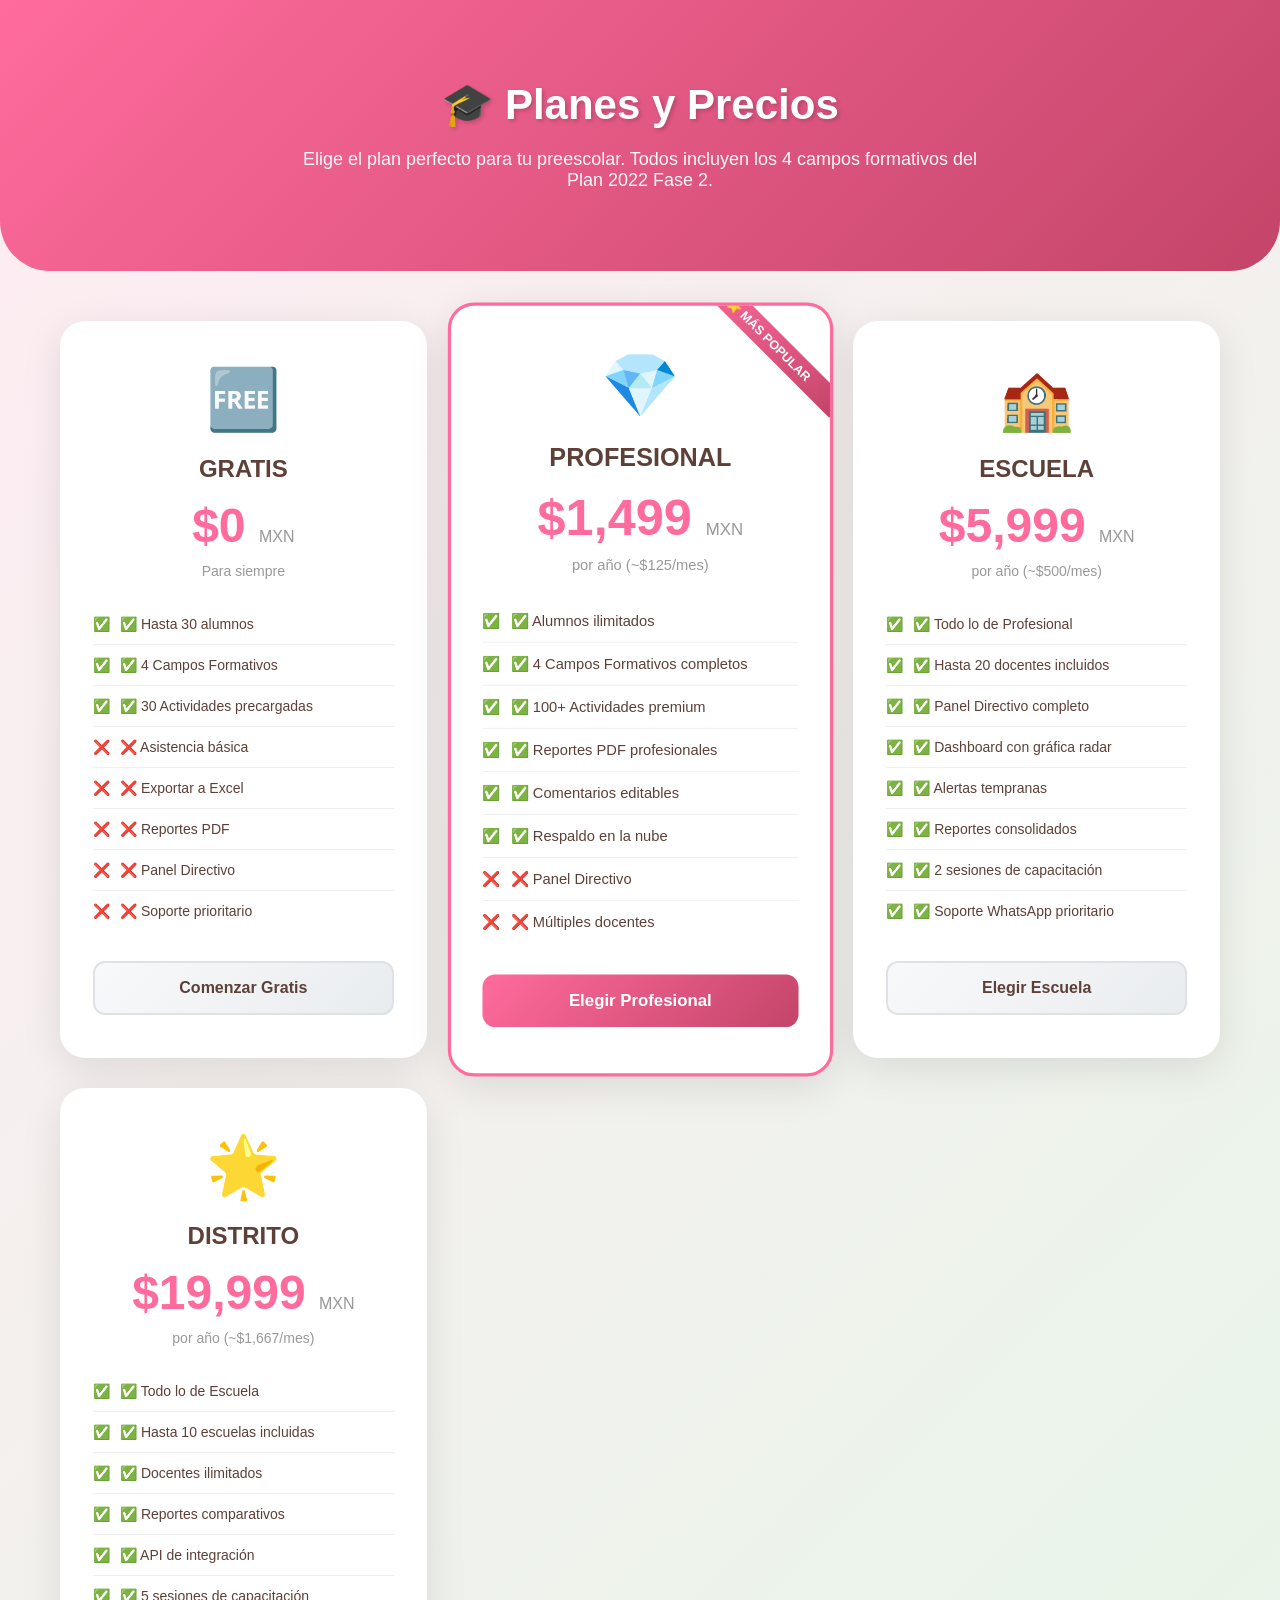
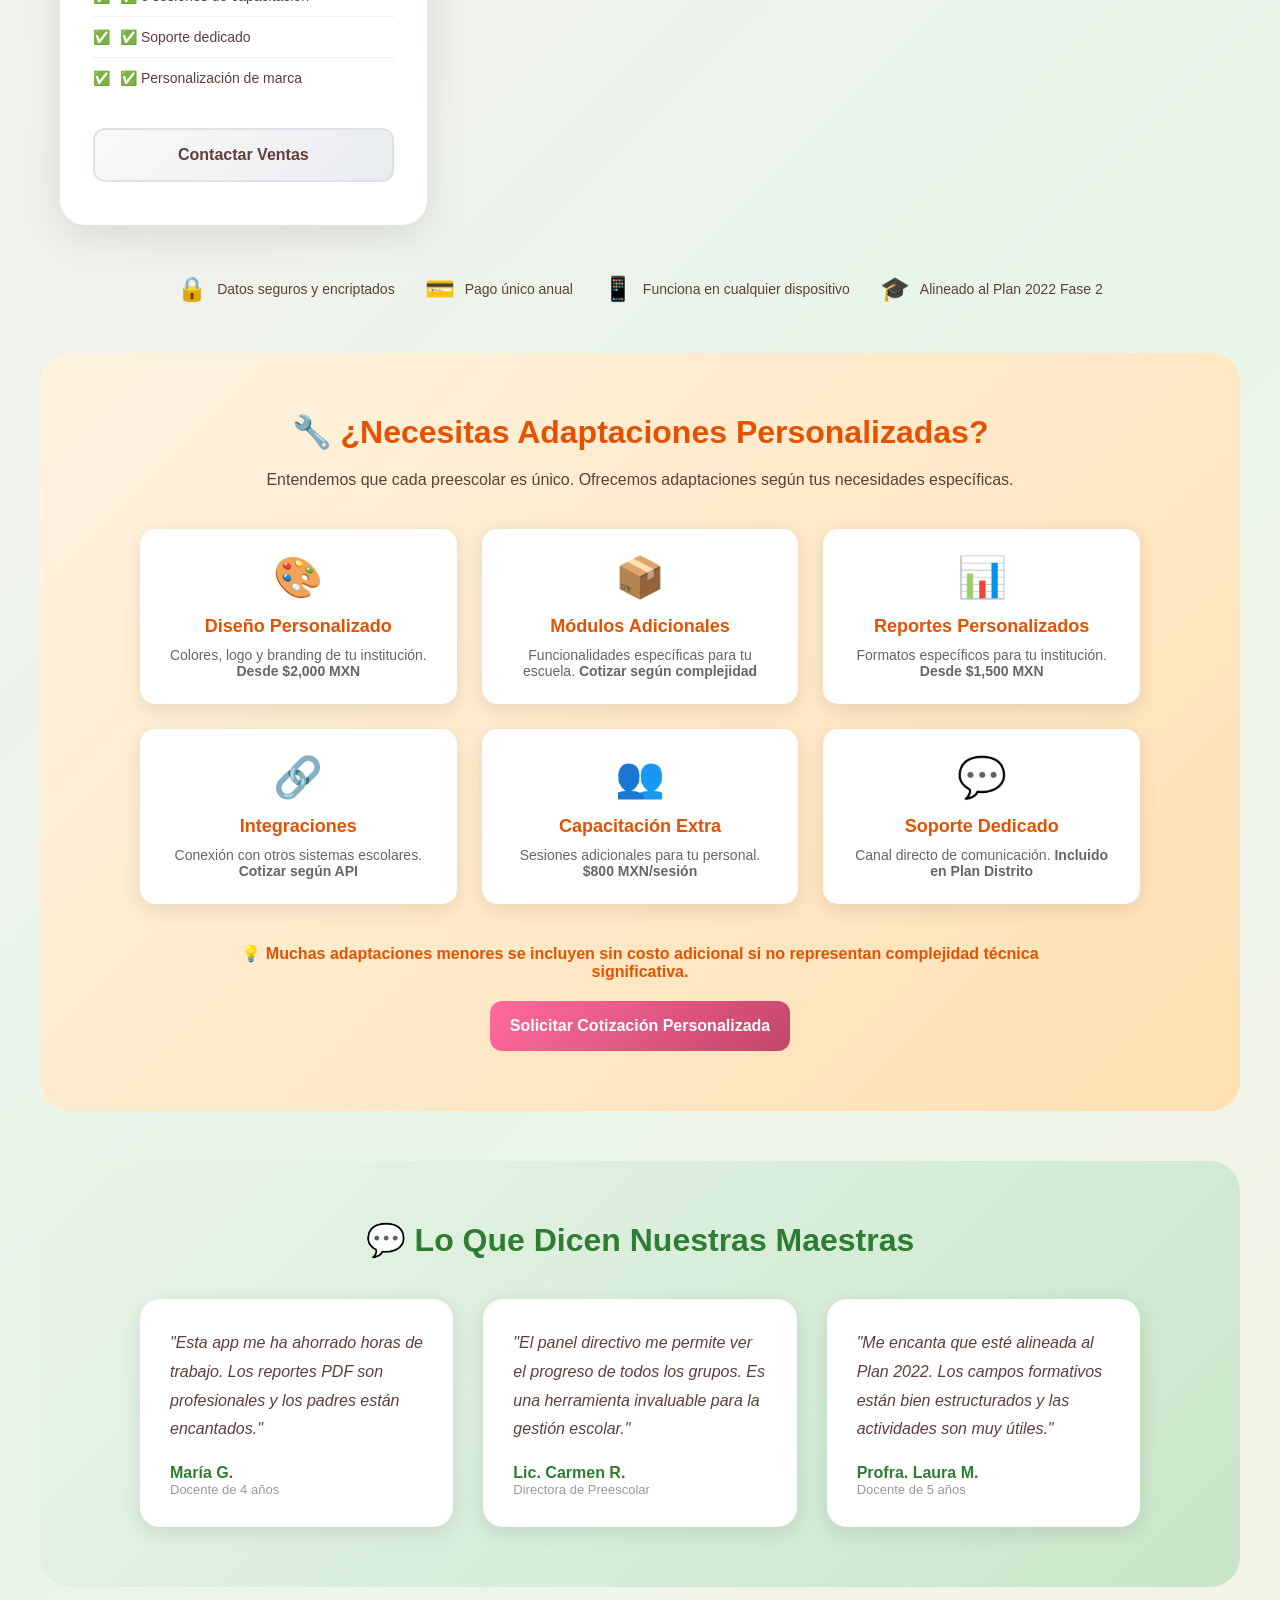
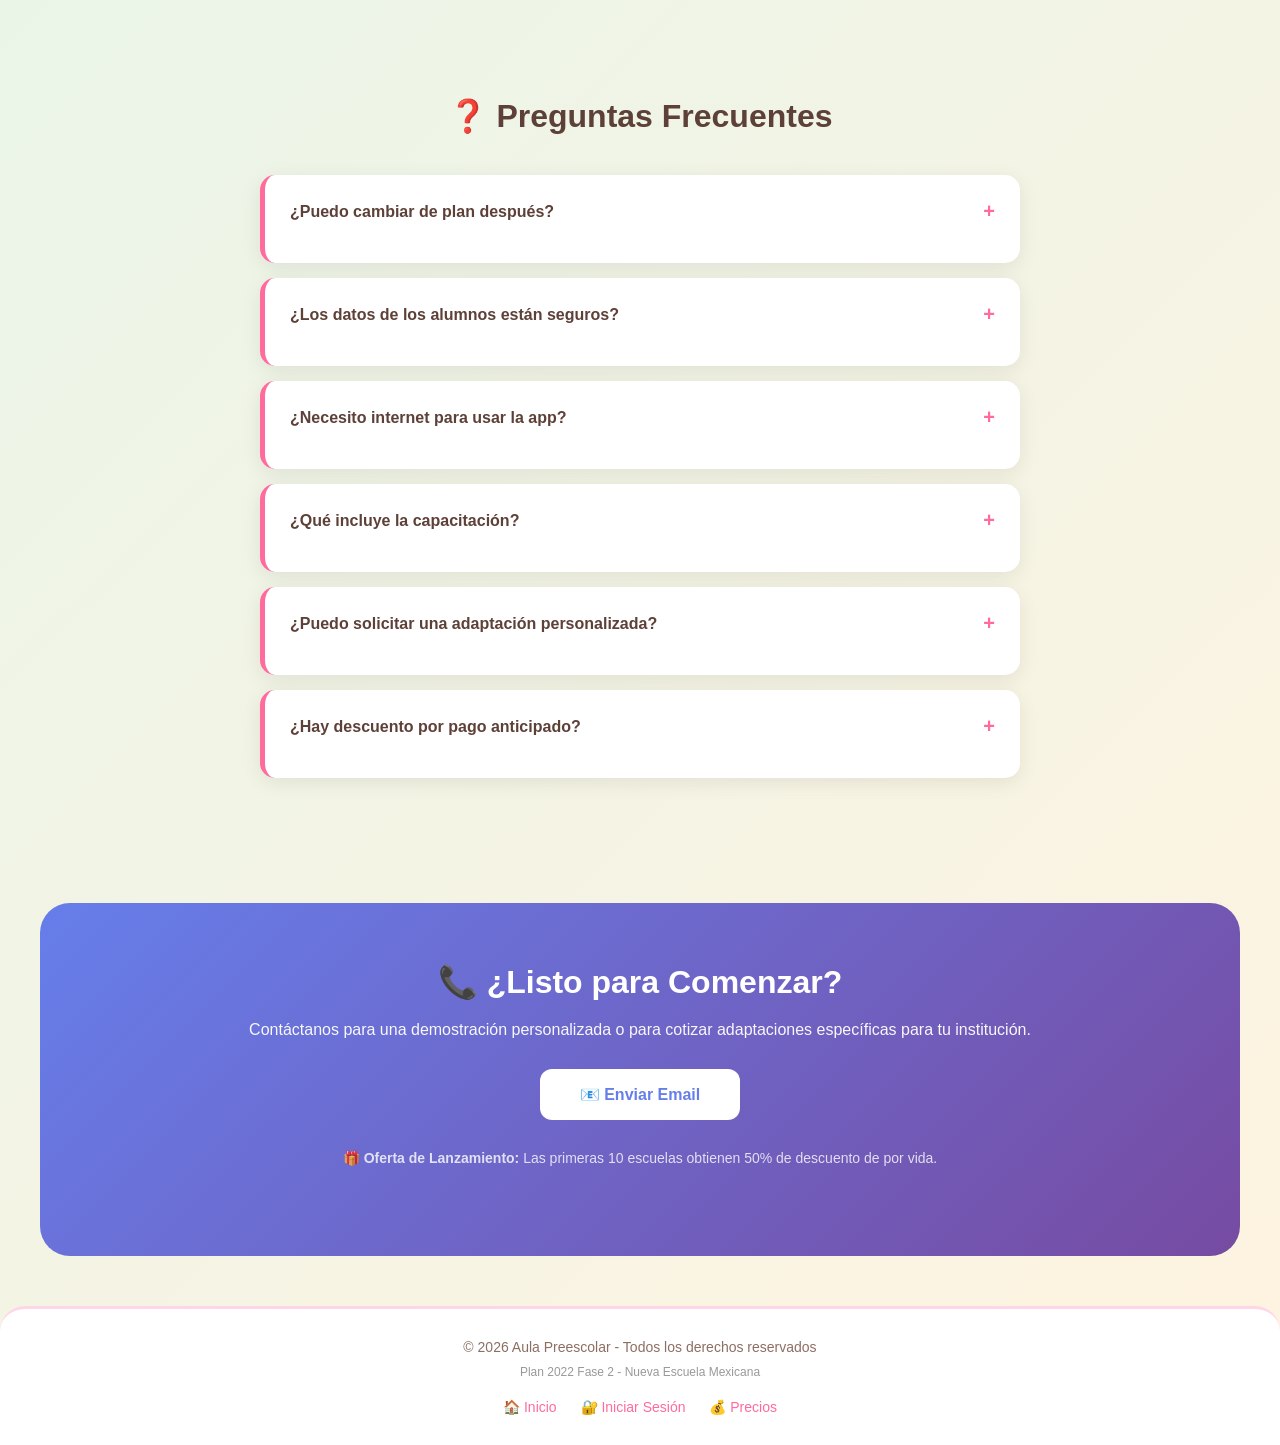
<file: ventas.html>
<!DOCTYPE html>
<html lang="es">
<head>
    <meta charset="UTF-8">
    <meta name="viewport" content="width=device-width, initial-scale=1.0">
    <meta name="theme-color" content="#FF6B9D">
    <title>Aula Preescolar - Planes y Precios</title>
    <link rel="manifest" href="manifest.json">
    <link rel="stylesheet" href="styles.css">
    <link rel="icon" href="image/svg+xml,<svg xmlns='http://www.w3.org/2000/svg' viewBox='0 0 100 100'><text y='.9em' font-size='90'>🎓</text></svg>">
    <style>
        .hero {
            background: linear-gradient(135deg, #FF6B9D 0%, #C44569 100%);
            color: white;
            padding: 80px 20px;
            text-align: center;
            border-radius: 0 0 50px 50px;
            margin-bottom: 50px;
        }
        .hero h1 {
            font-size: 42px;
            margin: 0 0 20px 0;
            text-shadow: 2px 2px 4px rgba(0,0,0,0.2);
        }
        .hero p {
            font-size: 18px;
            opacity: 0.95;
            max-width: 700px;
            margin: 0 auto;
        }
        .pricing-grid {
            display: grid;
            grid-template-columns: repeat(auto-fit, minmax(280px, 1fr));
            gap: 30px;
            max-width: 1200px;
            margin: 0 auto 50px auto;
            padding: 0 20px;
        }
        .pricing-card {
            background: white;
            border-radius: 25px;
            padding: 40px 30px;
            text-align: center;
            box-shadow: 0 10px 40px rgba(0,0,0,0.1);
            border: 3px solid transparent;
            transition: all 0.3s;
            position: relative;
            overflow: hidden;
        }
        .pricing-card:hover {
            transform: translateY(-10px);
            box-shadow: 0 20px 60px rgba(0,0,0,0.15);
        }
        .pricing-card.destacado {
            border-color: #FF6B9D;
            transform: scale(1.05);
        }
        .pricing-card.destacado::before {
            content: '⭐ MÁS POPULAR';
            position: absolute;
            top: 20px;
            right: -35px;
            background: linear-gradient(135deg, #FF6B9D, #C44569);
            color: white;
            padding: 5px 40px;
            font-size: 12px;
            font-weight: 700;
            transform: rotate(45deg);
        }
        .pricing-icon {
            font-size: 60px;
            margin-bottom: 20px;
        }
        .pricing-name {
            font-size: 24px;
            font-weight: 700;
            color: #5D4037;
            margin: 0 0 15px 0;
        }
        .pricing-price {
            font-size: 48px;
            font-weight: 700;
            color: #FF6B9D;
            margin: 0 0 10px 0;
        }
        .pricing-price small {
            font-size: 16px;
            color: #999;
            font-weight: 400;
        }
        .pricing-period {
            color: #999;
            font-size: 14px;
            margin-bottom: 25px;
        }
        .pricing-features {
            list-style: none;
            padding: 0;
            margin: 0 0 30px 0;
            text-align: left;
        }
        .pricing-features li {
            padding: 12px 0;
            border-bottom: 1px solid #f0f0f0;
            color: #5D4037;
            font-size: 14px;
        }
        .pricing-features li:last-child {
            border-bottom: none;
        }
        .pricing-features li::before {
            content: '✅';
            margin-right: 10px;
        }
        .pricing-features li.no::before {
            content: '❌';
        }
        .btn-pricing {
            width: 100%;
            padding: 16px;
            border: none;
            border-radius: 12px;
            font-weight: 700;
            font-size: 16px;
            cursor: pointer;
            transition: all 0.3s;
        }
        .btn-pricing.primary {
            background: linear-gradient(135deg, #FF6B9D, #C44569);
            color: white;
        }
        .btn-pricing.secondary {
            background: linear-gradient(135deg, #F8F9FA, #E9ECEF);
            color: #5D4037;
            border: 2px solid #DEE2E6;
        }
        .btn-pricing:hover {
            transform: translateY(-3px);
            box-shadow: 0 8px 25px rgba(0,0,0,0.2);
        }
        
        /* SECCIÓN DE ADAPTACIONES */
        .adaptaciones-section {
            background: linear-gradient(135deg, #FFF3E0 0%, #FFE0B2 100%);
            padding: 60px 20px;
            margin: 50px 0;
            border-radius: 30px;
            max-width: 1200px;
            margin-left: auto;
            margin-right: auto;
        }
        .adaptaciones-section h2 {
            text-align: center;
            color: #E65100;
            font-size: 32px;
            margin: 0 0 20px 0;
        }
        .adaptaciones-section p {
            text-align: center;
            color: #5D4037;
            font-size: 16px;
            max-width: 800px;
            margin: 0 auto 40px auto;
        }
        .adaptaciones-grid {
            display: grid;
            grid-template-columns: repeat(auto-fit, minmax(250px, 1fr));
            gap: 25px;
            max-width: 1000px;
            margin: 0 auto;
        }
        .adaptacion-card {
            background: white;
            padding: 25px;
            border-radius: 15px;
            text-align: center;
            box-shadow: 0 5px 20px rgba(0,0,0,0.1);
        }
        .adaptacion-icon {
            font-size: 40px;
            margin-bottom: 15px;
        }
        .adaptacion-card h3 {
            color: #E65100;
            font-size: 18px;
            margin: 0 0 10px 0;
        }
        .adaptacion-card p {
            color: #666;
            font-size: 14px;
            margin: 0;
            text-align: center;
        }
        
        /* TESTIMONIOS */
        .testimonios-section {
            background: linear-gradient(135deg, #E8F5E9 0%, #C8E6C9 100%);
            padding: 60px 20px;
            margin: 50px 0;
            border-radius: 30px;
            max-width: 1200px;
            margin-left: auto;
            margin-right: auto;
        }
        .testimonios-section h2 {
            text-align: center;
            color: #2E7D32;
            font-size: 32px;
            margin: 0 0 40px 0;
        }
        .testimonios-grid {
            display: grid;
            grid-template-columns: repeat(auto-fit, minmax(300px, 1fr));
            gap: 30px;
            max-width: 1000px;
            margin: 0 auto;
        }
        .testimonio-card {
            background: white;
            padding: 30px;
            border-radius: 20px;
            box-shadow: 0 5px 20px rgba(0,0,0,0.1);
        }
        .testimonio-text {
            font-style: italic;
            color: #5D4037;
            line-height: 1.8;
            margin: 0 0 20px 0;
        }
        .testimonio-author {
            font-weight: 700;
            color: #2E7D32;
            margin: 0;
        }
        .testimonio-role {
            color: #999;
            font-size: 13px;
            margin: 0;
        }
        
        /* FAQ */
        .faq-section {
            padding: 60px 20px;
            max-width: 800px;
            margin: 0 auto;
        }
        .faq-section h2 {
            text-align: center;
            color: #5D4037;
            font-size: 32px;
            margin: 0 0 40px 0;
        }
        .faq-item {
            background: white;
            border-radius: 15px;
            padding: 25px;
            margin: 15px 0;
            box-shadow: 0 5px 20px rgba(0,0,0,0.08);
            border-left: 5px solid #FF6B9D;
        }
        .faq-question {
            font-weight: 700;
            color: #5D4037;
            font-size: 16px;
            margin: 0 0 15px 0;
            cursor: pointer;
            display: flex;
            justify-content: space-between;
            align-items: center;
        }
        .faq-answer {
            color: #666;
            line-height: 1.8;
            margin: 0;
            display: none;
        }
        .faq-item.active .faq-answer {
            display: block;
        }
        .faq-toggle {
            font-size: 20px;
            color: #FF6B9D;
        }
        
        /* CONTACTO */
        .contacto-section {
            background: linear-gradient(135deg, #667eea 0%, #764ba2 100%);
            color: white;
            padding: 60px 20px;
            text-align: center;
            border-radius: 30px;
            max-width: 1200px;
            margin: 50px auto;
        }
        .contacto-section h2 {
            font-size: 32px;
            margin: 0 0 20px 0;
        }
        .contacto-section p {
            font-size: 16px;
            opacity: 0.95;
            margin: 0 0 30px 0;
        }
        .btn-contacto {
            background: white;
            color: #667eea;
            padding: 16px 40px;
            border: none;
            border-radius: 12px;
            font-weight: 700;
            font-size: 16px;
            cursor: pointer;
            transition: all 0.3s;
            text-decoration: none;
            display: inline-block;
        }
        .btn-contacto:hover {
            transform: translateY(-3px);
            box-shadow: 0 8px 25px rgba(0,0,0,0.2);
        }
        
        /* GARANTÍA */
        .garantia-badge {
            display: flex;
            justify-content: center;
            gap: 30px;
            margin: 40px 0;
            flex-wrap: wrap;
        }
        .garantia-item {
            display: flex;
            align-items: center;
            gap: 10px;
            color: #5D4037;
            font-size: 14px;
        }
        .garantia-icon {
            font-size: 24px;
        }
        
        @media (max-width: 768px) {
            .hero h1 {
                font-size: 32px;
            }
            .pricing-card.destacado {
                transform: none;
            }
            .pricing-price {
                font-size: 36px;
            }
        }
    </style>
</head>
<body>
    <!-- HERO SECTION -->
    <section class="hero">
        <h1>🎓 Planes y Precios</h1>
        <p>Elige el plan perfecto para tu preescolar. Todos incluyen los 4 campos formativos del Plan 2022 Fase 2.</p>
    </section>

    <!-- PRICING GRID -->
    <div class="pricing-grid">
        <!-- PLAN GRATIS -->
        <div class="pricing-card">
            <div class="pricing-icon">🆓</div>
            <h3 class="pricing-name">GRATIS</h3>
            <div class="pricing-price">$0 <small>MXN</small></div>
            <div class="pricing-period">Para siempre</div>
            <ul class="pricing-features">
                <li>✅ Hasta 30 alumnos</li>
                <li>✅ 4 Campos Formativos</li>
                <li>✅ 30 Actividades precargadas</li>
                <li class="no">❌ Asistencia básica</li>
                <li class="no">❌ Exportar a Excel</li>
                <li class="no">❌ Reportes PDF</li>
                <li class="no">❌ Panel Directivo</li>
                <li class="no">❌ Soporte prioritario</li>
            </ul>
            <button class="btn-pricing secondary" onclick="window.location.href='login.html'">Comenzar Gratis</button>
        </div>

        <!-- PLAN PROFESIONAL -->
        <div class="pricing-card destacado">
            <div class="pricing-icon">💎</div>
            <h3 class="pricing-name">PROFESIONAL</h3>
            <div class="pricing-price">$1,499 <small>MXN</small></div>
            <div class="pricing-period">por año (~$125/mes)</div>
            <ul class="pricing-features">
                <li>✅ Alumnos ilimitados</li>
                <li>✅ 4 Campos Formativos completos</li>
                <li>✅ 100+ Actividades premium</li>
                <li>✅ Reportes PDF profesionales</li>
                <li>✅ Comentarios editables</li>
                <li>✅ Respaldo en la nube</li>
                <li class="no">❌ Panel Directivo</li>
                <li class="no">❌ Múltiples docentes</li>
            </ul>
            <button class="btn-pricing primary" onclick="window.location.href='login.html'">Elegir Profesional</button>
        </div>

        <!-- PLAN ESCUELA -->
        <div class="pricing-card">
            <div class="pricing-icon">🏫</div>
            <h3 class="pricing-name">ESCUELA</h3>
            <div class="pricing-price">$5,999 <small>MXN</small></div>
            <div class="pricing-period">por año (~$500/mes)</div>
            <ul class="pricing-features">
                <li>✅ Todo lo de Profesional</li>
                <li>✅ Hasta 20 docentes incluidos</li>
                <li>✅ Panel Directivo completo</li>
                <li>✅ Dashboard con gráfica radar</li>
                <li>✅ Alertas tempranas</li>
                <li>✅ Reportes consolidados</li>
                <li>✅ 2 sesiones de capacitación</li>
                <li>✅ Soporte WhatsApp prioritario</li>
            </ul>
            <button class="btn-pricing secondary" onclick="window.location.href='login.html'">Elegir Escuela</button>
        </div>

        <!-- PLAN DISTRITO -->
        <div class="pricing-card">
            <div class="pricing-icon">🌟</div>
            <h3 class="pricing-name">DISTRITO</h3>
            <div class="pricing-price">$19,999 <small>MXN</small></div>
            <div class="pricing-period">por año (~$1,667/mes)</div>
            <ul class="pricing-features">
                <li>✅ Todo lo de Escuela</li>
                <li>✅ Hasta 10 escuelas incluidas</li>
                <li>✅ Docentes ilimitados</li>
                <li>✅ Reportes comparativos</li>
                <li>✅ API de integración</li>
                <li>✅ 5 sesiones de capacitación</li>
                <li>✅ Soporte dedicado</li>
                <li>✅ Personalización de marca</li>
            </ul>
            <button class="btn-pricing secondary" onclick="window.location.href='login.html'">Contactar Ventas</button>
        </div>
    </div>

    <!-- GARANTÍAS -->
    <div class="garantia-badge">
        <div class="garantia-item">
            <span class="garantia-icon">🔒</span>
            <span>Datos seguros y encriptados</span>
        </div>
        <div class="garantia-item">
            <span class="garantia-icon">💳</span>
            <span>Pago único anual</span>
        </div>
        <div class="garantia-item">
            <span class="garantia-icon">📱</span>
            <span>Funciona en cualquier dispositivo</span>
        </div>
        <div class="garantia-item">
            <span class="garantia-icon">🎓</span>
            <span>Alineado al Plan 2022 Fase 2</span>
        </div>
    </div>

    <!-- ADAPTACIONES PERSONALIZADAS -->
    <section class="adaptaciones-section">
        <h2>🔧 ¿Necesitas Adaptaciones Personalizadas?</h2>
        <p>Entendemos que cada preescolar es único. Ofrecemos adaptaciones según tus necesidades específicas.</p>
        
        <div class="adaptaciones-grid">
            <div class="adaptacion-card">
                <div class="adaptacion-icon">🎨</div>
                <h3>Diseño Personalizado</h3>
                <p>Colores, logo y branding de tu institución. <strong>Desde $2,000 MXN</strong></p>
            </div>
            <div class="adaptacion-card">
                <div class="adaptacion-icon">📦</div>
                <h3>Módulos Adicionales</h3>
                <p>Funcionalidades específicas para tu escuela. <strong>Cotizar según complejidad</strong></p>
            </div>
            <div class="adaptacion-card">
                <div class="adaptacion-icon">📊</div>
                <h3>Reportes Personalizados</h3>
                <p>Formatos específicos para tu institución. <strong>Desde $1,500 MXN</strong></p>
            </div>
            <div class="adaptacion-card">
                <div class="adaptacion-icon">🔗</div>
                <h3>Integraciones</h3>
                <p>Conexión con otros sistemas escolares. <strong>Cotizar según API</strong></p>
            </div>
            <div class="adaptacion-card">
                <div class="adaptacion-icon">👥</div>
                <h3>Capacitación Extra</h3>
                <p>Sesiones adicionales para tu personal. <strong>$800 MXN/sesión</strong></p>
            </div>
            <div class="adaptacion-card">
                <div class="adaptacion-icon">💬</div>
                <h3>Soporte Dedicado</h3>
                <p>Canal directo de comunicación. <strong>Incluido en Plan Distrito</strong></p>
            </div>
        </div>
        
        <div style="text-align:center;margin-top:40px;">
            <p style="color:#E65100;font-weight:600;margin-bottom:20px;">
                💡 Muchas adaptaciones menores se incluyen sin costo adicional si no representan complejidad técnica significativa.
            </p>
            <button class="btn-pricing primary" style="max-width:300px;" onclick="window.location.href='cotizacion.html'">Solicitar Cotización Personalizada</button>
        </div>
    </section>

    <!-- TESTIMONIOS -->
    <section class="testimonios-section">
        <h2>💬 Lo Que Dicen Nuestras Maestras</h2>
        <div class="testimonios-grid">
            <div class="testimonio-card">
                <p class="testimonio-text">"Esta app me ha ahorrado horas de trabajo. Los reportes PDF son profesionales y los padres están encantados."</p>
                <p class="testimonio-author">María G.</p>
                <p class="testimonio-role">Docente de 4 años</p>
            </div>
            <div class="testimonio-card">
                <p class="testimonio-text">"El panel directivo me permite ver el progreso de todos los grupos. Es una herramienta invaluable para la gestión escolar."</p>
                <p class="testimonio-author">Lic. Carmen R.</p>
                <p class="testimonio-role">Directora de Preescolar</p>
            </div>
            <div class="testimonio-card">
                <p class="testimonio-text">"Me encanta que esté alineada al Plan 2022. Los campos formativos están bien estructurados y las actividades son muy útiles."</p>
                <p class="testimonio-author">Profra. Laura M.</p>
                <p class="testimonio-role">Docente de 5 años</p>
            </div>
        </div>
    </section>

    <!-- FAQ -->
    <section class="faq-section">
        <h2>❓ Preguntas Frecuentes</h2>
        
        <div class="faq-item" onclick="toggleFaq(this)">
            <div class="faq-question">
                ¿Puedo cambiar de plan después?
                <span class="faq-toggle">+</span>
            </div>
            <p class="faq-answer">¡Sí! Puedes actualizar o disminuir tu plan en cualquier momento. El cambio se refleja inmediatamente y se ajusta el precio proporcionalmente.</p>
        </div>
        
        <div class="faq-item" onclick="toggleFaq(this)">
            <div class="faq-question">
                ¿Los datos de los alumnos están seguros?
                <span class="faq-toggle">+</span>
            </div>
            <p class="faq-answer">Absolutamente. Solo almacenamos nombre de pila e inicial del apellido (sin datos sensibles). Los datos están encriptados y cumplimos con la LFPDPPP.</p>
        </div>
        
        <div class="faq-item" onclick="toggleFaq(this)">
            <div class="faq-question">
                ¿Necesito internet para usar la app?
                <span class="faq-toggle">+</span>
            </div>
            <p class="faq-answer">La app funciona parcialmente sin internet (PWA). Sin embargo, para sincronizar datos entre dispositivos y respaldos en la nube, se requiere conexión.</p>
        </div>
        
        <div class="faq-item" onclick="toggleFaq(this)">
            <div class="faq-question">
                ¿Qué incluye la capacitación?
                <span class="faq-toggle">+</span>
            </div>
            <p class="faq-answer">Las sesiones de capacitación incluyen: configuración inicial, uso de todos los módulos, generación de reportes y resolución de dudas. Se pueden hacer virtuales o presenciales (área metropolitana).</p>
        </div>
        
        <div class="faq-item" onclick="toggleFaq(this)">
            <div class="faq-question">
                ¿Puedo solicitar una adaptación personalizada?
                <span class="faq-toggle">+</span>
            </div>
            <p class="faq-answer">¡Sí! Muchas adaptaciones menores se incluyen sin costo si no representan complejidad técnica. Para cambios más grandes, te enviaremos una cotización sin compromiso.</p>
        </div>
        
        <div class="faq-item" onclick="toggleFaq(this)">
            <div class="faq-question">
                ¿Hay descuento por pago anticipado?
                <span class="faq-toggle">+</span>
            </div>
            <p class="faq-answer">Los precios mostrados ya son de pago anual. Para planes Escuela y Distrito, ofrecemos 10% de descuento en el segundo año de renovación anticipada.</p>
        </div>
    </section>

    <!-- CONTACTO -->
    <section class="contacto-section" id="contacto">
        <h2>📞 ¿Listo para Comenzar?</h2>
        <p>Contáctanos para una demostración personalizada o para cotizar adaptaciones específicas para tu institución.</p>
        
        <div style="margin:30px 0;">
            <a href="mailto:hdzlecter@gmail.com" class="btn-contacto">📧 Enviar Email</a>
        </div>
        
        <p style="margin-top:30px;font-size:14px;opacity:0.8;">
            🎁 <strong>Oferta de Lanzamiento:</strong> Las primeras 10 escuelas obtienen 50% de descuento de por vida.
        </p>
    </section>

    <!-- FOOTER -->
    <footer class="footer">
        <p>© 2026 Aula Preescolar - Todos los derechos reservados</p>
        <p style="margin-top:10px;font-size:12px;color:#999;">
            Plan 2022 Fase 2 - Nueva Escuela Mexicana
        </p>
        <div style="margin-top:20px;">
            <a href="index.html" style="color:#FF6B9D;margin:0 10px;text-decoration:none;">🏠 Inicio</a>
            <a href="login.html" style="color:#FF6B9D;margin:0 10px;text-decoration:none;">🔐 Iniciar Sesión</a>
            <a href="ventas.html" style="color:#FF6B9D;margin:0 10px;text-decoration:none;">💰 Precios</a>
        </div>
    </footer>

    <script>
        // Toggle FAQ
        function toggleFaq(element) {
            element.classList.toggle('active');
            const toggle = element.querySelector('.faq-toggle');
            toggle.textContent = element.classList.contains('active') ? '−' : '+';
        }
    </script>
</body>

</html>
</file>
<file: styles.css>
/* ─────────────────────────────────────────────────────────────────────
   AULA PREESCOLAR - ESTILOS TEMÁTICOS
   Colores: Rosa, Lila, Turquesa, Amarillo (temática infantil)
   ───────────────────────────────────────────────────────────────────── */

* {
    margin: 0;
    padding: 0;
    box-sizing: border-box;
}

body {
    font-family: 'Comic Sans MS', 'Segoe UI', 'Roboto', sans-serif;
    background: linear-gradient(135deg, #FFECF3 0%, #E8F5E9 50%, #FFF3E0 100%);
    min-height: 100vh;
    color: #5D4037;
}

/* HEADER CON ARCOÍRIS */
.header {
    background: linear-gradient(135deg, #FF6B9D 0%, #C44569 50%, #FF6B9D 100%);
    color: white;
    padding: 25px 20px;
    box-shadow: 0 6px 20px rgba(255, 107, 157, 0.4);
    border-radius: 0 0 30px 30px;
    position: relative;
    overflow: hidden;
}

.header::before {
    content: '🌈';
    position: absolute;
    top: 10px;
    right: 20px;
    font-size: 40px;
    opacity: 0.3;
}

.header::after {
    content: '✏️';
    position: absolute;
    top: 10px;
    left: 20px;
    font-size: 40px;
    opacity: 0.3;
}

.header-content {
    display: flex;
    align-items: center;
    gap: 15px;
    max-width: 1200px;
    margin: 0 auto;
    position: relative;
    z-index: 1;
}

.header h1 {
    font-size: 28px;
    margin: 0;
    text-shadow: 2px 2px 4px rgba(0,0,0,0.2);
}

.header p {
    font-size: 14px;
    opacity: 0.95;
    margin: 5px 0 0 0;
}

/* CONTENEDOR PRINCIPAL */
.container {
    max-width: 1200px;
    margin: 0 auto;
    padding: 25px 20px;
}

/* PANTALLAS */
.screen {
    display: none;
}

.screen.active {
    display: block;
    animation: fadeIn 0.3s ease;
}

@keyframes fadeIn {
    from { opacity: 0; transform: translateY(10px); }
    to { opacity: 1; transform: translateY(0); }
}

/* TARJETAS CON BORDES REDONDEADOS */
.card {
    background: white;
    border-radius: 25px;
    padding: 30px;
    box-shadow: 0 8px 30px rgba(0, 0, 0, 0.12);
    margin-bottom: 25px;
    border: 3px solid #FFD6E7;
}

.card h2 {
    color: #C44569;
    margin: 0 0 25px 0;
    font-size: 24px;
    display: flex;
    align-items: center;
    gap: 10px;
}

/* ESTADÍSTICAS CON COLORES */
.stats {
    display: grid;
    grid-template-columns: repeat(3, 1fr);
    gap: 15px;
    margin: 25px 0;
}

.stat {
    background: linear-gradient(135deg, #FFECF3 0%, #FFE0E9 100%);
    padding: 25px;
    border-radius: 20px;
    text-align: center;
    border: 2px solid #FFD6E7;
    transition: transform 0.3s, box-shadow 0.3s;
}

.stat:hover {
    transform: translateY(-5px);
    box-shadow: 0 8px 25px rgba(255, 107, 157, 0.3);
}

.stat-number {
    display: block;
    font-size: 36px;
    font-weight: 700;
    color: #FF6B9D;
    text-shadow: 1px 1px 2px rgba(0,0,0,0.1);
}

.stat-label {
    font-size: 13px;
    color: #8D6E63;
    font-weight: 600;
    text-transform: uppercase;
    letter-spacing: 1px;
}

/* GRID DE BOTONES TEMÁTICOS */
.button-grid {
    display: grid;
    grid-template-columns: repeat(auto-fit, minmax(220px, 1fr));
    gap: 18px;
    margin: 25px 0;
}

.button-group {
    display: flex;
    gap: 12px;
    flex-wrap: wrap;
    margin: 25px 0;
}

/* BOTONES CON COLORES Y GRADIENTES */
.btn {
    padding: 16px 30px;
    border: none;
    border-radius: 15px;
    font-weight: 700;
    font-size: 15px;
    cursor: pointer;
    transition: all 0.3s;
    font-family: inherit;
    box-shadow: 0 4px 15px rgba(0, 0, 0, 0.15);
    display: inline-flex;
    align-items: center;
    gap: 8px;
}

.btn:hover {
    transform: translateY(-3px);
    box-shadow: 0 8px 25px rgba(0, 0, 0, 0.25);
}

.btn:active {
    transform: translateY(-1px);
}

.btn-primary {
    background: linear-gradient(135deg, #FF6B9D 0%, #FF8EAB 100%);
    color: white;
}

.btn-success {
    background: linear-gradient(135deg, #6BCB77 0%, #8ED98F 100%);
    color: white;
}

.btn-info {
    background: linear-gradient(135deg, #4ECDC4 0%, #6ED9D1 100%);
    color: white;
}

.btn-warning {
    background: linear-gradient(135deg, #FFD93D 0%, #FFE566 100%);
    color: #5D4037;
}

.btn-secondary {
    background: linear-gradient(135deg, #F8F9FA 0%, #E9ECEF 100%);
    color: #5D4037;
    border: 2px solid #DEE2E6;
}

.btn-danger {
    background: linear-gradient(135deg, #FF6B6B 0%, #FF8787 100%);
    color: white;
}

/* FORMULARIOS */
.form-group {
    margin: 20px 0;
}

.form-group label {
    display: block;
    margin: 0 0 10px 0;
    font-weight: 700;
    color: #C44569;
    font-size: 15px;
}

input, select, textarea {
    width: 100%;
    padding: 14px 18px;
    border: 2px solid #FFD6E7;
    border-radius: 12px;
    font-size: 16px;
    font-family: inherit;
    background: #FFFAFC;
    transition: border-color 0.3s, box-shadow 0.3s;
}

input:focus, select:focus, textarea:focus {
    outline: none;
    border-color: #FF6B9D;
    box-shadow: 0 0 0 3px rgba(255, 107, 157, 0.2);
}

/* LISTAS DE ALUMNOS Y ASISTENCIA */
.alumno-item, .asistencia-item {
    display: flex;
    justify-content: space-between;
    align-items: center;
    padding: 18px;
    background: linear-gradient(135deg, #FFF9FB 0%, #FFF3E7 100%);
    border-radius: 15px;
    margin: 12px 0;
    border: 2px solid #FFE0E9;
    transition: transform 0.2s;
}

.alumno-item:hover, .asistencia-item:hover {
    transform: translateX(5px);
}

.alumno-item button {
    background: #FF6B6B;
    color: white;
    border: none;
    padding: 10px 18px;
    border-radius: 10px;
    cursor: pointer;
    font-weight: 600;
    transition: background 0.3s;
}

.alumno-item button:hover {
    background: #FF5252;
}

/* ACTIVIDADES Y PLANES */
.actividad-card {
    background: linear-gradient(135deg, #FFF9FB 0%, #F3E5F5 100%);
    padding: 25px;
    border-radius: 18px;
    margin: 20px 0;
    border-left: 5px solid #FF6B9D;
    box-shadow: 0 4px 15px rgba(0,0,0,0.08);
}

.actividad-card h4 {
    color: #8E24AA;
    margin: 0 0 12px 0;
    font-size: 18px;
}

.actividad-card p {
    color: #6D4C41;
    line-height: 1.7;
    margin: 8px 0;
}

.actividad-tag {
    display: inline-block;
    background: linear-gradient(135deg, #FF6B9D 0%, #FF8EAB 100%);
    color: white;
    padding: 6px 16px;
    border-radius: 20px;
    font-size: 12px;
    font-weight: 700;
    margin: 5px 8px 5px 0;
    box-shadow: 0 2px 8px rgba(255, 107, 157, 0.3);
}

/* FOOTER */
.footer {
    text-align: center;
    padding: 30px;
    color: #8D6E63;
    font-size: 14px;
    border-top: 3px solid #FFD6E7;
    background: white;
    margin-top: 30px;
    border-radius: 25px 25px 0 0;
}

/* ─────────────────────────────────────────────────────────────────────
   PWA INSTALL BANNER
   ───────────────────────────────────────────────────────────────────── */

#pwa-install-banner {
    position: fixed;
    bottom: 20px;
    left: 50%;
    transform: translateX(-50%);
    background: linear-gradient(135deg, #667eea 0%, #764ba2 100%);
    color: white;
    padding: 20px 30px;
    border-radius: 15px;
    box-shadow: 0 10px 40px rgba(0, 0, 0, 0.3);
    z-index: 9999;
    display: none;
    max-width: 90%;
    text-align: center;
}

#pwa-install-banner.show {
    display: block;
    animation: slideUp 0.3s ease;
}

@keyframes slideUp {
    from {
        opacity: 0;
        transform: translateX(-50%) translateY(20px);
    }
    to {
        opacity: 1;
        transform: translateX(-50%) translateY(0);
    }
}

#pwa-install-banner p {
    margin: 0 0 15px 0;
    font-weight: 600;
}

#pwa-install-banner .btn-install {
    background: white;
    color: #667eea;
    border: none;
    padding: 12px 30px;
    border-radius: 25px;
    font-weight: 700;
    cursor: pointer;
    margin: 5px;
}

#pwa-install-banner .btn-later {
    background: transparent;
    color: white;
    border: 2px solid white;
    padding: 12px 30px;
    border-radius: 25px;
    font-weight: 700;
    cursor: pointer;
    margin: 5px;
}

/* RESPONSIVE */
@media (max-width: 768px) {
    .stats {
        grid-template-columns: 1fr;
    }

    .button-grid {
        grid-template-columns: 1fr;
    }

    .header-content {
        flex-direction: column;
        text-align: center;
    }

    .header::before, .header::after {
        display: none;
    }

    .card {
        padding: 20px;
    }
}

/* PRINT STYLES */
@media print {
    body * {
        visibility: hidden;
    }

    .card, .card * {
        visibility: visible;
    }

    .card {
        position: absolute;
        left: 0;
        top: 0;
        width: 100%;
        box-shadow: none;
        border: none;
    }

    .btn, .button-group, .header, .footer {
        display: none !important;
    }
}

/* DECORACIONES INFANTILES */
.decoracion {
    font-size: 24px;
    animation: bounce 2s infinite;
}

@keyframes bounce {
    0%, 100% { transform: translateY(0); }
    50% { transform: translateY(-5px); }
}
/* ─────────────────────────────────────────────────────────────────────
   CORRECCIÓN DE CONTRASTE - NOMBRE DE MAESTRA (TEMÁTICA FEMENINA)
   ───────────────────────────────────────────────────────────────────── */

/* Info de la maestra en home - COLORES MÁS FEMENINOS */
.maestra-info {
    background: linear-gradient(135deg, #FF6B9D 0%, #FF8EAB 100%) !important;
    color: white !important;
    text-shadow: 1px 1px 3px rgba(0, 0, 0, 0.3) !important;
    border: 2px solid #FFD6E7 !important;
}

#maestra-nombre {
    color: white !important;
    text-shadow: 1px 1px 3px rgba(0, 0, 0, 0.3) !important;
    font-weight: 700 !important;
}

#maestra-grupo {
    color: #FFF3E0 !important;
    text-shadow: 1px 1px 2px rgba(0, 0, 0, 0.3) !important;
    font-weight: 600 !important;
}

/* Stats numbers - más visibles */
.stat-number {
    color: #C44569 !important;
    text-shadow: 1px 1px 2px rgba(0, 0, 0, 0.2) !important;
}
</file>
